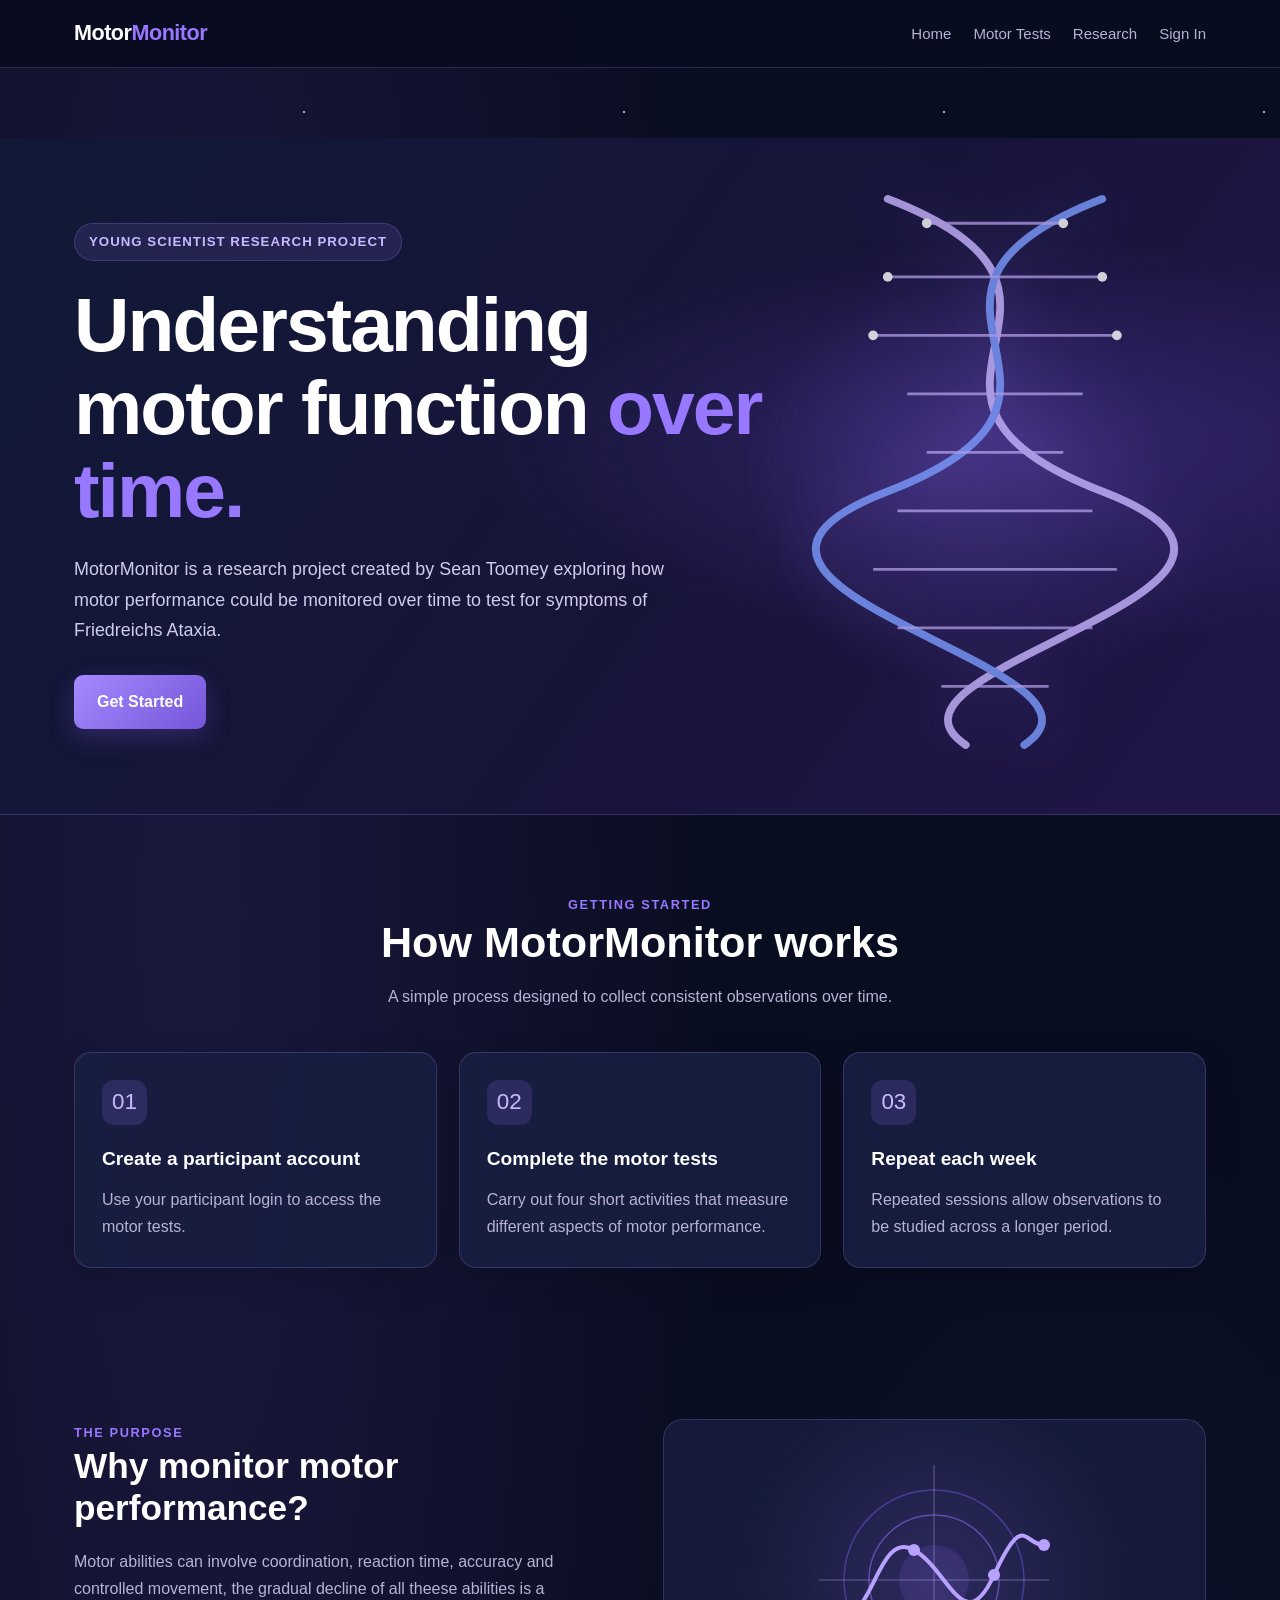
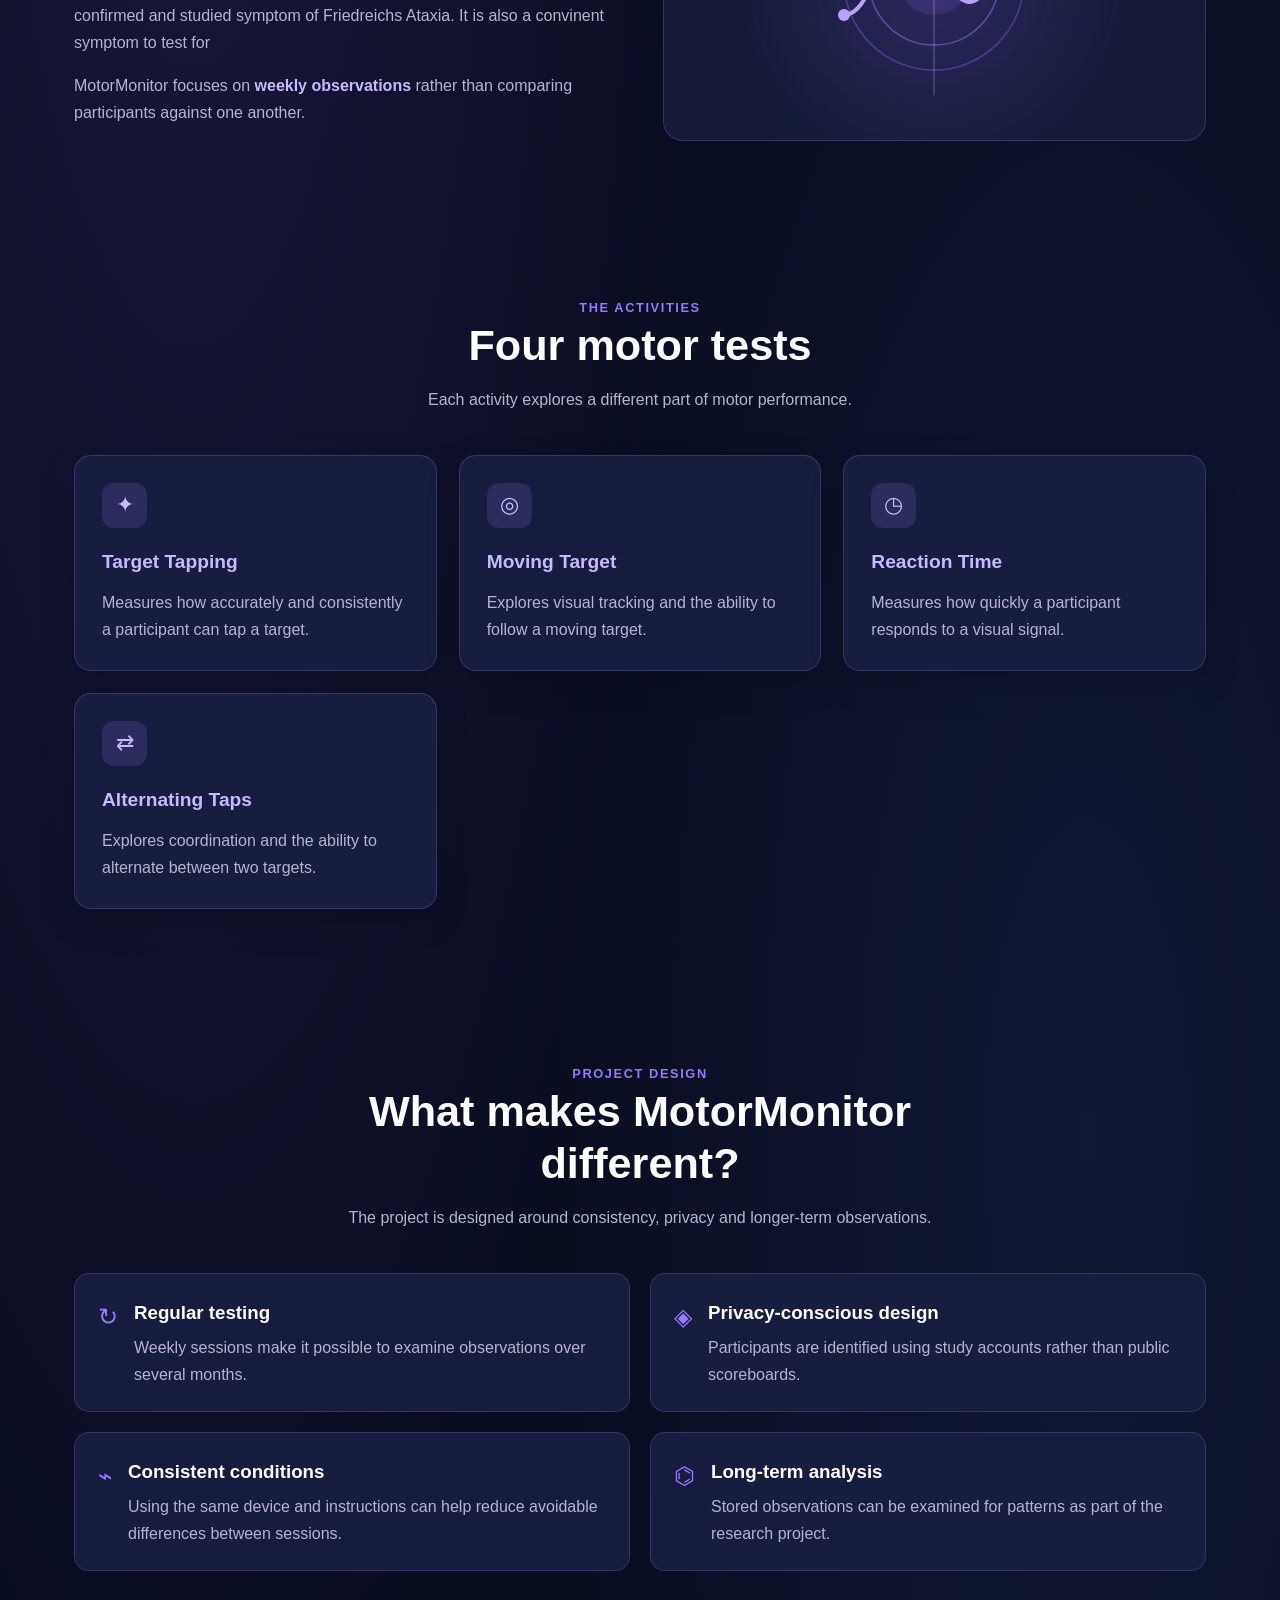
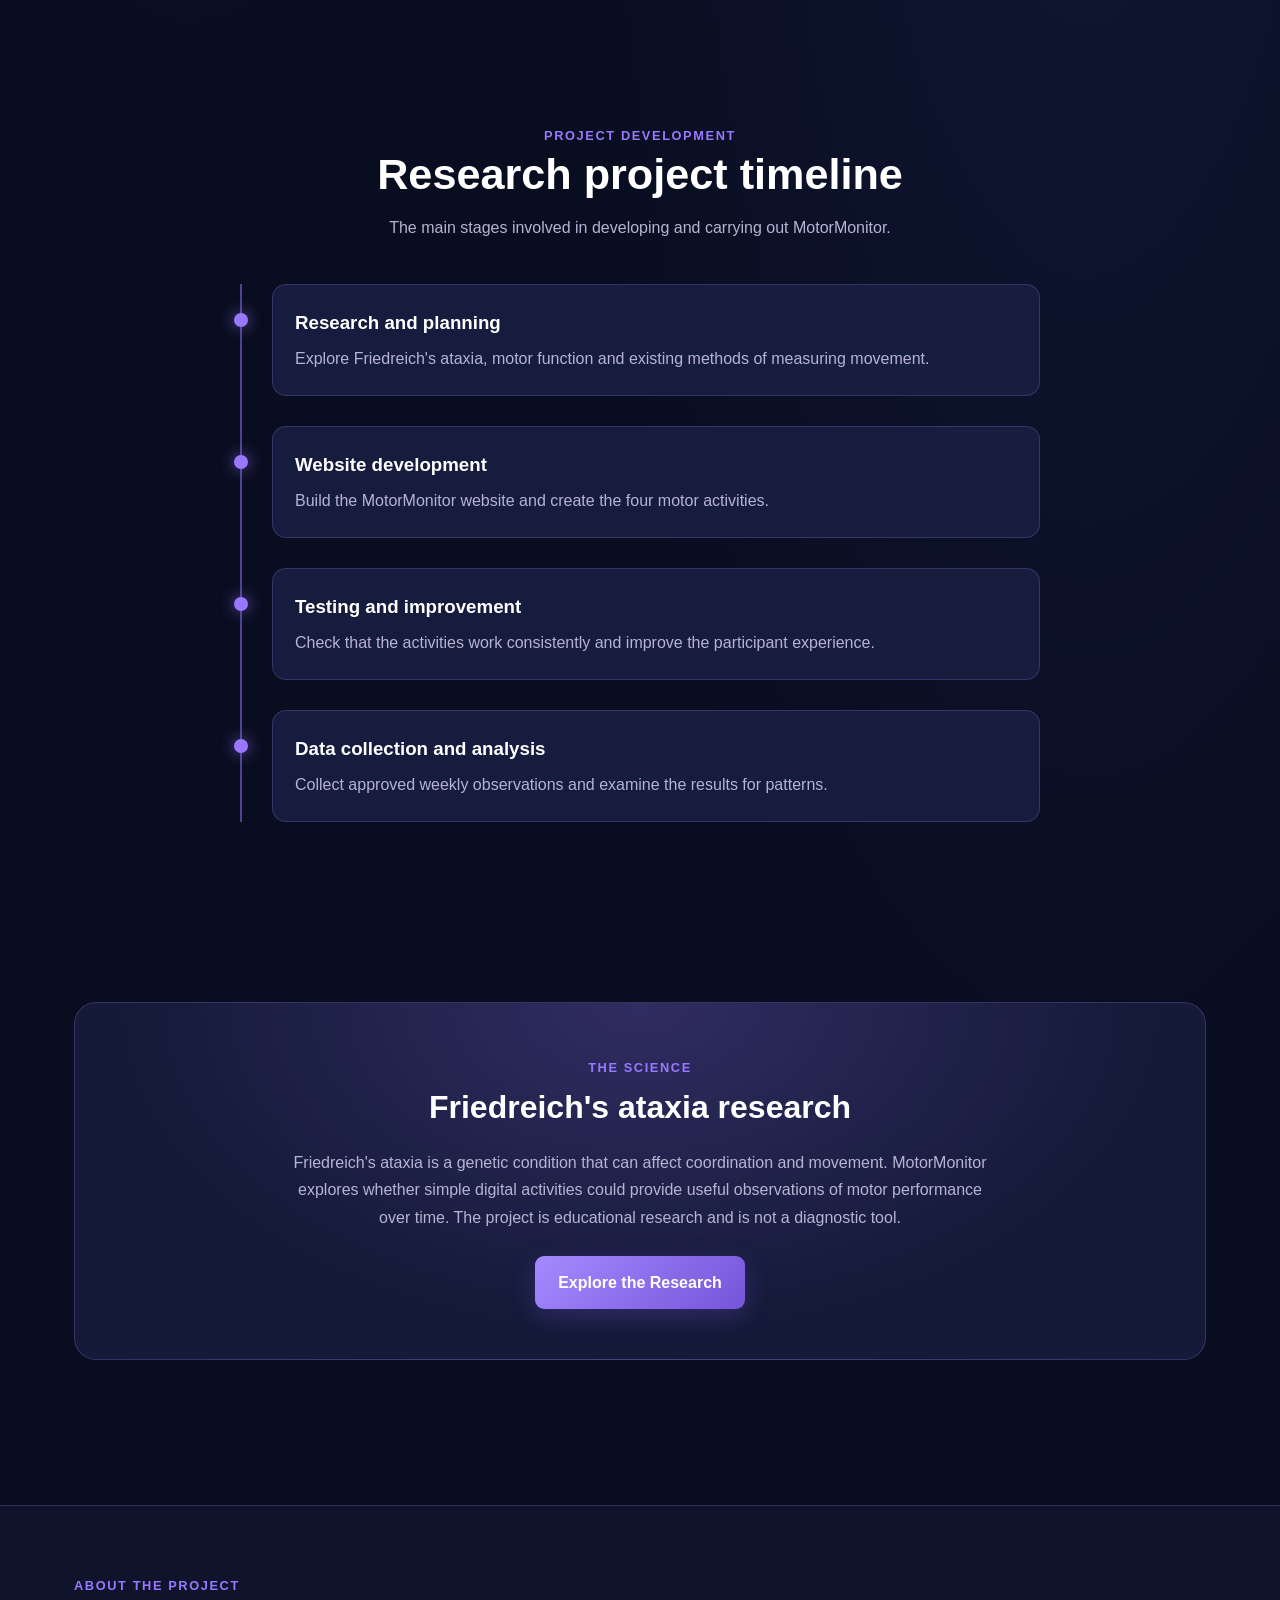
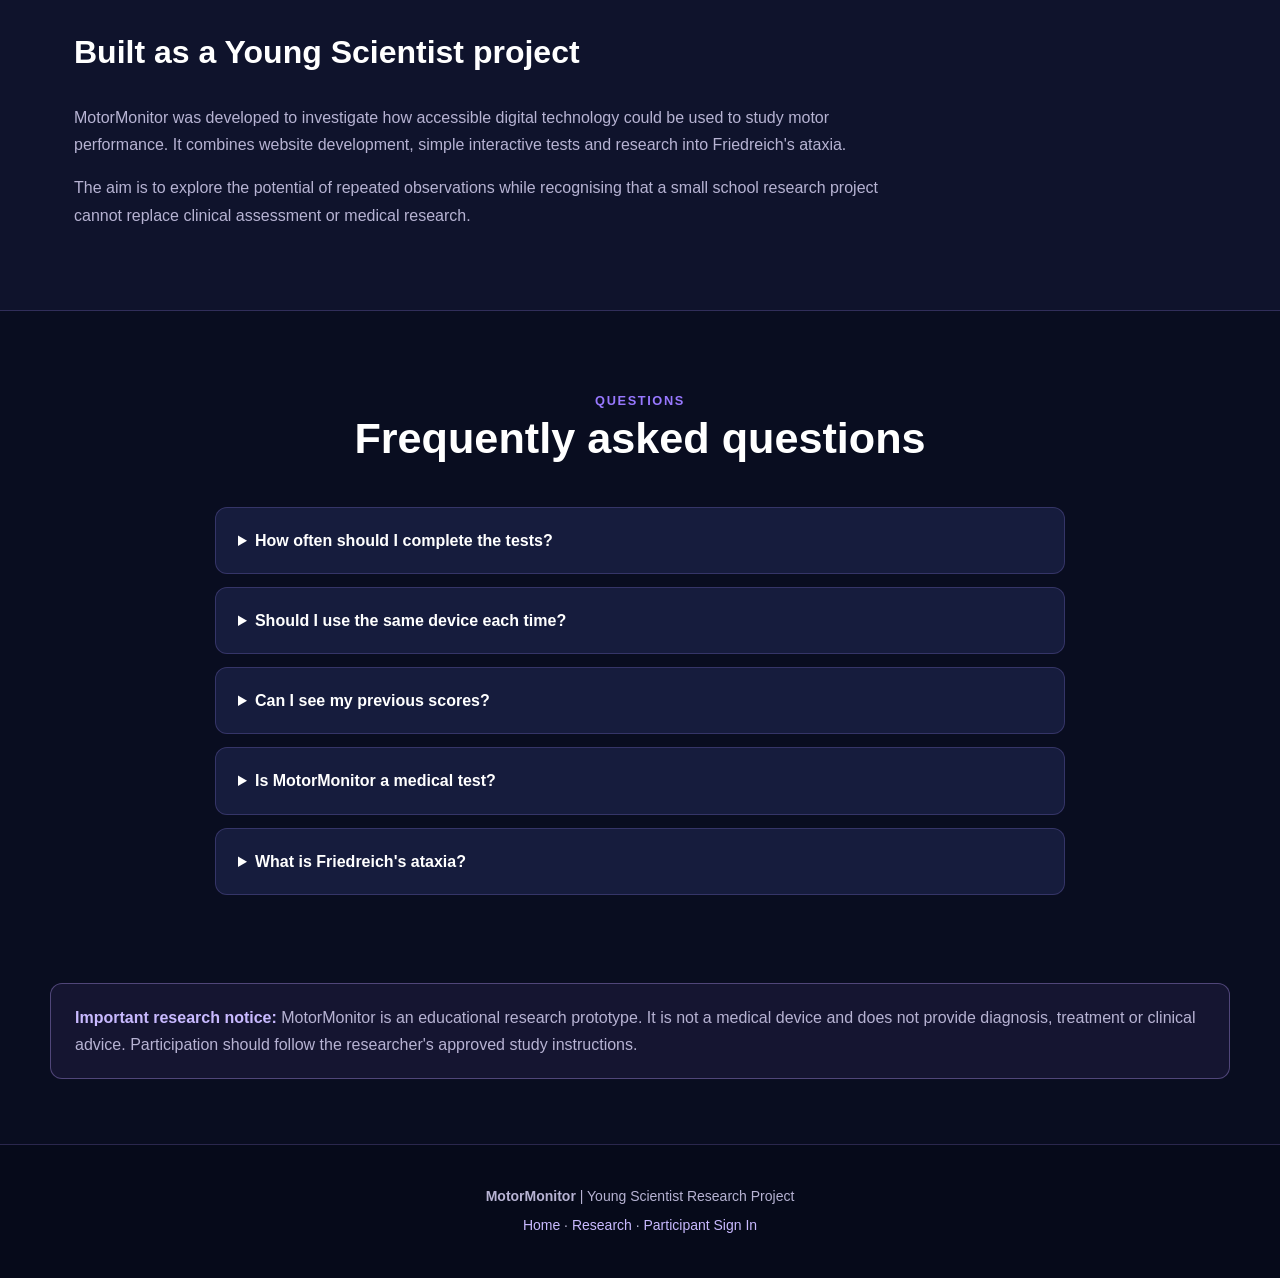
<file: index.html>
<!DOCTYPE html>
<html lang="en">
<head>
    <meta charset="UTF-8">
    <meta name="viewport" content="width=device-width, initial-scale=1.0">
    <meta name="description" content="MotorMonitor is a Young Scientist research project created by Seán Toomey exploring motor function over time in relation to Friedreich's ataxia.">
    <title>MotorMonitor | Motor Function Research</title>

    <link rel="stylesheet" href="style.css">

    <style>
        :root {
            --mm-navy: #090d20;
            --mm-deep: #101631;
            --mm-card: rgba(25, 31, 65, 0.88);
            --mm-purple: #9878ff;
            --mm-light-purple: #c9baff;
            --mm-text: #f0edff;
            --mm-muted: #b7b3d3;
            --mm-border: rgba(169, 143, 255, 0.22);
        }

        * {
            box-sizing: border-box;
        }

        html {
            scroll-behavior: smooth;
        }

        body {
            margin: 0;
            background:
                radial-gradient(ellipse at 15% 15%, rgba(103, 70, 190, 0.19), transparent 35%),
                radial-gradient(ellipse at 85% 45%, rgba(56, 85, 170, 0.15), transparent 35%),
                var(--mm-navy);
            color: var(--mm-text);
            font-family: Arial, Helvetica, sans-serif;
            line-height: 1.7;
        }

        body::before {
            content: "";
            position: fixed;
            inset: 0;
            pointer-events: none;
            z-index: -1;
            opacity: 0.65;
            background-image:
                radial-gradient(2px 2px at 10% 20%, #ffffff 45%, transparent 55%),
                radial-gradient(1px 1px at 30% 70%, #c9baff 45%, transparent 55%),
                radial-gradient(2px 2px at 70% 15%, #ffffff 45%, transparent 55%),
                radial-gradient(1px 1px at 85% 80%, #c9baff 45%, transparent 55%),
                radial-gradient(1px 1px at 55% 45%, #ffffff 45%, transparent 55%),
                radial-gradient(2px 2px at 95% 35%, #ffffff 45%, transparent 55%);
            background-size: 320px 320px;
        }

        a {
            color: var(--mm-light-purple);
        }

        .mm-header {
            position: sticky;
            top: 0;
            z-index: 100;
            background: rgba(9, 13, 32, 0.92);
            backdrop-filter: blur(14px);
            border-bottom: 1px solid var(--mm-border);
        }

        .mm-nav {
            max-width: 1180px;
            margin: auto;
            padding: 15px 24px;
            display: flex;
            align-items: center;
            justify-content: space-between;
            gap: 20px;
            flex-wrap: wrap;
        }

        .mm-logo {
            color: white;
            text-decoration: none;
            font-size: 1.35rem;
            font-weight: 800;
            letter-spacing: -0.5px;
        }

        .mm-logo span {
            color: var(--mm-purple);
        }

        .mm-nav-links {
            display: flex;
            gap: 22px;
            flex-wrap: wrap;
        }

        .mm-nav-links a {
            color: var(--mm-muted);
            text-decoration: none;
            font-size: 0.94rem;
            transition: color 0.2s ease;
        }

        .mm-nav-links a:hover {
            color: white;
        }

        main {
            max-width: none !important;
            width: 100%;
            margin: 0;
            padding: 0;
        }

        .mm-hero {
            position: relative;
            overflow: hidden;
            min-height: 570px;
            display: flex;
            align-items: center;
            background:
                radial-gradient(ellipse at 80% 45%, rgba(120, 82, 220, 0.28), transparent 38%),
                linear-gradient(125deg, #111936 0%, #17143a 55%, #21164a 100%);
            border-bottom: 1px solid var(--mm-border);
        }

        .mm-hero::before {
            content: "";
            position: absolute;
            width: 440px;
            height: 440px;
            right: 8%;
            top: 50%;
            transform: translateY(-50%);
            border-radius: 50%;
            background: radial-gradient(circle, rgba(147, 111, 255, 0.18), transparent 68%);
            filter: blur(10px);
        }

        .mm-hero-inner {
            position: relative;
            z-index: 2;
            width: 100%;
            max-width: 1180px;
            margin: auto;
            padding: 85px 24px;
        }

        .mm-hero-content {
            max-width: 690px;
        }

        .mm-eyebrow {
            display: inline-block;
            color: var(--mm-light-purple);
            background: rgba(152, 120, 255, 0.13);
            border: 1px solid var(--mm-border);
            padding: 7px 14px;
            border-radius: 30px;
            font-size: 0.83rem;
            font-weight: 700;
            letter-spacing: 1px;
            text-transform: uppercase;
        }

        .mm-hero h1 {
            font-size: clamp(2.7rem, 6vw, 4.8rem);
            line-height: 1.08;
            margin: 22px 0;
            color: white;
            letter-spacing: -2px;
        }

        .mm-hero h1 span {
            color: var(--mm-purple);
        }

        .mm-hero p {
            color: #d0cce9;
            font-size: 1.12rem;
            max-width: 620px;
            margin-bottom: 30px;
        }

        .mm-hero-art {
            position: absolute;
            right: 7%;
            top: 50%;
            transform: translateY(-50%);
            width: min(34vw, 390px);
            opacity: 0.8;
            filter: drop-shadow(0 0 28px rgba(152, 120, 255, 0.35));
            pointer-events: none;
        }

        .mm-hero-art svg {
            width: 100%;
            height: auto;
        }

        .mm-button {
            display: inline-block;
            padding: 13px 23px;
            border-radius: 9px;
            background: linear-gradient(135deg, #a48aff, #7555d9);
            color: white;
            text-decoration: none;
            font-weight: 700;
            box-shadow: 0 8px 25px rgba(116, 81, 217, 0.28);
            transition: transform 0.2s ease, box-shadow 0.2s ease;
        }

        .mm-button:hover {
            transform: translateY(-3px);
            box-shadow: 0 12px 30px rgba(116, 81, 217, 0.4);
        }

        .mm-section {
            max-width: 1180px;
            margin: auto;
            padding: 75px 24px;
        }

        .mm-section-heading {
            text-align: center;
            max-width: 750px;
            margin: 0 auto 42px;
        }

        .mm-section-heading h2 {
            color: white;
            font-size: clamp(1.9rem, 4vw, 2.7rem);
            line-height: 1.2;
            margin: 0 0 14px;
        }

        .mm-section-heading p {
            color: var(--mm-muted);
            margin: 0;
        }

        .mm-section-tag {
            color: var(--mm-purple);
            font-size: 0.8rem;
            font-weight: 800;
            letter-spacing: 1.6px;
            text-transform: uppercase;
        }

        .mm-card-grid {
            display: grid;
            grid-template-columns: repeat(3, minmax(0, 1fr));
            gap: 22px;
        }

        .mm-card {
            background: var(--mm-card);
            border: 1px solid var(--mm-border);
            border-radius: 17px;
            padding: 27px;
            box-shadow: 0 12px 35px rgba(0, 0, 0, 0.15);
            transition: transform 0.25s ease, border-color 0.25s ease;
        }

        .mm-card:hover {
            transform: translateY(-5px);
            border-color: rgba(169, 143, 255, 0.55);
        }

        .mm-card h3 {
            color: white;
            margin: 0 0 10px;
            font-size: 1.2rem;
        }

        .mm-card p {
            color: var(--mm-muted);
            margin: 0;
        }

        .mm-card-icon {
            width: 45px;
            height: 45px;
            display: grid;
            place-items: center;
            border-radius: 12px;
            margin-bottom: 18px;
            background: rgba(152, 120, 255, 0.16);
            color: var(--mm-light-purple);
            font-size: 1.4rem;
        }

        .mm-two-column {
            display: grid;
            grid-template-columns: 1fr 1fr;
            align-items: center;
            gap: 45px;
        }

        .mm-text-panel h2 {
            color: white;
            font-size: 2.2rem;
            line-height: 1.2;
            margin: 0 0 18px;
        }

        .mm-text-panel p {
            color: var(--mm-muted);
        }

        .mm-highlight {
            color: var(--mm-light-purple);
            font-weight: 700;
        }

        .mm-science-panel {
            position: relative;
            overflow: hidden;
            min-height: 300px;
            padding: 30px;
            display: flex;
            align-items: center;
            justify-content: center;
            border: 1px solid var(--mm-border);
            border-radius: 20px;
            background:
                radial-gradient(circle at 50% 50%, rgba(135, 95, 230, 0.22), transparent 65%),
                #141a38;
        }

        .mm-science-panel svg {
            width: 100%;
            max-width: 360px;
        }

        .mm-test-card {
            min-height: 190px;
        }

        .mm-test-card h3 {
            color: var(--mm-light-purple);
        }

        .mm-feature-grid {
            display: grid;
            grid-template-columns: repeat(2, minmax(0, 1fr));
            gap: 20px;
        }

        .mm-feature {
            display: flex;
            gap: 16px;
            padding: 23px;
            background: var(--mm-card);
            border: 1px solid var(--mm-border);
            border-radius: 15px;
        }

        .mm-feature-icon {
            flex-shrink: 0;
            color: var(--mm-purple);
            font-size: 1.5rem;
        }

        .mm-feature h3 {
            color: white;
            margin: 0 0 5px;
        }

        .mm-feature p {
            color: var(--mm-muted);
            margin: 0;
        }

        .mm-timeline {
            max-width: 800px;
            margin: auto;
            border-left: 2px solid rgba(152, 120, 255, 0.5);
            padding-left: 30px;
        }

        .mm-timeline-item {
            position: relative;
            margin-bottom: 30px;
            padding: 22px;
            background: var(--mm-card);
            border: 1px solid var(--mm-border);
            border-radius: 14px;
        }

        .mm-timeline-item::before {
            content: "";
            position: absolute;
            left: -39px;
            top: 28px;
            width: 14px;
            height: 14px;
            border-radius: 50%;
            background: var(--mm-purple);
            box-shadow: 0 0 15px rgba(152, 120, 255, 0.7);
        }

        .mm-timeline-item h3 {
            color: white;
            margin: 0 0 7px;
        }

        .mm-timeline-item p {
            color: var(--mm-muted);
            margin: 0;
        }

        .mm-research-panel {
            padding: 50px;
            text-align: center;
            border: 1px solid var(--mm-border);
            border-radius: 22px;
            background:
                radial-gradient(ellipse at 50% 0%, rgba(139, 103, 230, 0.24), transparent 65%),
                #141a38;
        }

        .mm-research-panel h2 {
            color: white;
            font-size: 2rem;
            margin: 0 0 15px;
        }

        .mm-research-panel p {
            max-width: 700px;
            margin: 0 auto 25px;
            color: var(--mm-muted);
        }

        .mm-about {
            background: rgba(21, 26, 55, 0.55);
            border-top: 1px solid var(--mm-border);
            border-bottom: 1px solid var(--mm-border);
        }

        .mm-about-inner {
            max-width: 1180px;
            margin: auto;
            padding: 65px 24px;
        }

        .mm-about h2 {
            color: white;
            font-size: 2rem;
        }

        .mm-about p {
            color: var(--mm-muted);
            max-width: 850px;
        }

        .mm-faq {
            max-width: 850px;
            margin: auto;
        }

        .mm-faq details {
            margin-bottom: 13px;
            padding: 19px 22px;
            background: var(--mm-card);
            border: 1px solid var(--mm-border);
            border-radius: 12px;
        }

        .mm-faq summary {
            color: white;
            cursor: pointer;
            font-weight: 700;
        }

        .mm-faq details p {
            color: var(--mm-muted);
            margin-bottom: 0;
        }

        .mm-notice {
            max-width: 1180px;
            margin: 0 auto 65px;
            padding: 20px 24px;
            border: 1px solid rgba(190, 160, 255, 0.35);
            border-radius: 12px;
            background: rgba(107, 78, 170, 0.13);
            color: var(--mm-muted);
        }

        .mm-notice strong {
            color: var(--mm-light-purple);
        }

        .mm-footer {
            padding: 35px 24px;
            text-align: center;
            border-top: 1px solid var(--mm-border);
            background: rgba(7, 10, 25, 0.8);
            color: var(--mm-muted);
        }

        .mm-footer a {
            color: var(--mm-light-purple);
            text-decoration: none;
        }

        @media (max-width: 850px) {
            .mm-hero-art {
                right: -5%;
                width: 35vw;
                opacity: 0.3;
            }

            .mm-card-grid {
                grid-template-columns: repeat(2, minmax(0, 1fr));
            }

            .mm-two-column {
                grid-template-columns: 1fr;
            }
        }

        @media (max-width: 600px) {
            .mm-nav {
                justify-content: center;
            }

            .mm-nav-links {
                justify-content: center;
                gap: 13px;
            }

            .mm-hero {
                min-height: 500px;
            }

            .mm-hero-art {
                width: 65vw;
                right: -20%;
                opacity: 0.18;
            }

            .mm-hero-inner {
                padding: 65px 22px;
            }

            .mm-card-grid,
            .mm-feature-grid {
                grid-template-columns: 1fr;
            }

            .mm-section {
                padding: 55px 20px;
            }

            .mm-research-panel {
                padding: 30px 20px;
            }

            .mm-notice {
                margin: 0 20px 45px;
            }
        }

        @media (prefers-reduced-motion: reduce) {
            html {
                scroll-behavior: auto;
            }

            *,
            *::before,
            *::after {
                transition: none !important;
            }
        }
    </style>
</head>

<body>

<header class="mm-header">
    <nav class="mm-nav">
        <a href="index.html" class="mm-logo">Motor<span>Monitor</span></a>

        <div class="mm-nav-links">
            <a href="index.html">Home</a>
            <a href="test.html">Motor Tests</a>
            <a href="research.html">Research</a>
            <a href="signin.html">Sign In</a>
        </div>
    </nav>
</header>

<main>

    <!-- HERO -->
    <section class="mm-hero">
        <div class="mm-hero-art" aria-hidden="true">
            <svg viewBox="0 0 400 600" fill="none" xmlns="http://www.w3.org/2000/svg">
                <defs>
                    <linearGradient id="dnaA" x1="0" y1="0" x2="400" y2="600">
                        <stop stop-color="#c8b5ff"/>
                        <stop offset="1" stop-color="#7955e8"/>
                    </linearGradient>
                </defs>
                <path d="M90 20 C350 120 50 220 310 320 C570 420 50 500 170 580"
                      stroke="url(#dnaA)" stroke-width="8" stroke-linecap="round"/>
                <path d="M310 20 C50 120 350 220 90 320 C-170 420 350 500 230 580"
                      stroke="#7c9cff" stroke-width="8" stroke-linecap="round"/>
                <g stroke="#c8b5ff" stroke-width="3" opacity="0.8">
                    <path d="M130 45 L270 45"/>
                    <path d="M90 100 L310 100"/>
                    <path d="M75 160 L325 160"/>
                    <path d="M110 220 L290 220"/>
                    <path d="M130 280 L270 280"/>
                    <path d="M100 340 L300 340"/>
                    <path d="M75 400 L325 400"/>
                    <path d="M100 460 L300 460"/>
                    <path d="M145 520 L255 520"/>
                </g>
                <g fill="#ffffff">
                    <circle cx="130" cy="45" r="5"/>
                    <circle cx="270" cy="45" r="5"/>
                    <circle cx="90" cy="100" r="5"/>
                    <circle cx="310" cy="100" r="5"/>
                    <circle cx="75" cy="160" r="5"/>
                    <circle cx="325" cy="160" r="5"/>
                </g>
            </svg>
        </div>

        <div class="mm-hero-inner">
            <div class="mm-hero-content">
                <span class="mm-eyebrow">Young Scientist Research Project</span>

                <h1>Understanding motor function <span>over time.</span></h1>

                <p>
                    MotorMonitor is a research project created by Sean Toomey exploring how motor performance
                    could be monitored over time to test for symptoms of Friedreichs Ataxia.
                </p>

                <a href="profile.html" class="mm-button">Get Started</a>
            </div>
        </div>
    </section>

    <!-- HOW IT WORKS -->
    <section class="mm-section">
        <div class="mm-section-heading">
            <span class="mm-section-tag">Getting started</span>
            <h2>How MotorMonitor works</h2>
            <p>A simple process designed to collect consistent observations over time.</p>
        </div>

        <div class="mm-card-grid">
            <article class="mm-card mm-process-card">
                <div class="mm-card-icon">01</div>
                <h3>Create a participant account</h3>
                <p>Use your participant login to access the motor tests.</p>
            </article>

            <article class="mm-card mm-process-card">
                <div class="mm-card-icon">02</div>
                <h3>Complete the motor tests</h3>
                <p>Carry out four short activities that measure different aspects of motor performance.</p>
            </article>

            <article class="mm-card mm-process-card">
                <div class="mm-card-icon">03</div>
                <h3>Repeat each week</h3>
                <p>Repeated sessions allow observations to be studied across a longer period.</p>
            </article>
        </div>
    </section>

    <!-- WHY MONITOR -->
    <section class="mm-section">
        <div class="mm-two-column">
            <div class="mm-text-panel">
                <span class="mm-section-tag">The purpose</span>
                <h2>Why monitor motor performance?</h2>
                <p>
                    Motor abilities can involve coordination, reaction time,
                    accuracy and controlled movement, the gradual decline
                    of all theese abilities is a confirmed and studied symptom
                    of Friedreichs Ataxia. It is also a convinent symptom to 
                    test for
                </p>
                <p>
                    MotorMonitor focuses on <span class="mm-highlight">weekly observations</span>
                    rather than comparing participants against one another.
                </p>
            </div>

            <div class="mm-science-panel" aria-hidden="true">
                <svg viewBox="0 0 360 260" fill="none" xmlns="http://www.w3.org/2000/svg">
                    <circle cx="180" cy="130" r="90" stroke="#7057d9" stroke-width="1.5" opacity="0.5"/>
                    <circle cx="180" cy="130" r="65" stroke="#9878ff" stroke-width="1.5" opacity="0.5"/>
                    <circle cx="180" cy="130" r="35" fill="#9878ff" opacity="0.13"/>
                    <path d="M65 130 H295 M180 15 V245" stroke="#c9baff" stroke-width="1" opacity="0.4"/>
                    <path d="M90 165 C120 165 125 80 160 100 S210 190 240 125 S270 95 290 95"
                          stroke="#b9a2ff" stroke-width="4" stroke-linecap="round"/>
                    <circle cx="90" cy="165" r="6" fill="#b9a2ff"/>
                    <circle cx="160" cy="100" r="6" fill="#b9a2ff"/>
                    <circle cx="240" cy="125" r="6" fill="#b9a2ff"/>
                    <circle cx="290" cy="95" r="6" fill="#b9a2ff"/>
                </svg>
            </div>
        </div>
    </section>

    <!-- TESTS -->
    <section class="mm-section">
        <div class="mm-section-heading">
            <span class="mm-section-tag">The activities</span>
            <h2>Four motor tests</h2>
            <p>Each activity explores a different part of motor performance.</p>
        </div>

        <div class="mm-card-grid">
            <article class="mm-card mm-test-card">
                <div class="mm-card-icon">✦</div>
                <h3>Target Tapping</h3>
                <p>Measures how accurately and consistently a participant can tap a target.</p>
            </article>

            <article class="mm-card mm-test-card">
                <div class="mm-card-icon">◎</div>
                <h3>Moving Target</h3>
                <p>Explores visual tracking and the ability to follow a moving target.</p>
            </article>

            <article class="mm-card mm-test-card">
                <div class="mm-card-icon">◷</div>
                <h3>Reaction Time</h3>
                <p>Measures how quickly a participant responds to a visual signal.</p>
            </article>

            <article class="mm-card mm-test-card">
                <div class="mm-card-icon">⇄</div>
                <h3>Alternating Taps</h3>
                <p>Explores coordination and the ability to alternate between two targets.</p>
            </article>
        </div>
    </section>

    <!-- DIFFERENT FEATURES -->
    <section class="mm-section">
        <div class="mm-section-heading">
            <span class="mm-section-tag">Project design</span>
            <h2>What makes MotorMonitor different?</h2>
            <p>The project is designed around consistency, privacy and longer-term observations.</p>
        </div>

        <div class="mm-feature-grid">
            <div class="mm-feature">
                <div class="mm-feature-icon">↻</div>
                <div>
                    <h3>Regular testing</h3>
                    <p>Weekly sessions make it possible to examine observations over several months.</p>
                </div>
            </div>

            <div class="mm-feature">
                <div class="mm-feature-icon">◈</div>
                <div>
                    <h3>Privacy-conscious design</h3>
                    <p>Participants are identified using study accounts rather than public scoreboards.</p>
                </div>
            </div>

            <div class="mm-feature">
                <div class="mm-feature-icon">⌁</div>
                <div>
                    <h3>Consistent conditions</h3>
                    <p>Using the same device and instructions can help reduce avoidable differences between sessions.</p>
                </div>
            </div>

            <div class="mm-feature">
                <div class="mm-feature-icon">⌬</div>
                <div>
                    <h3>Long-term analysis</h3>
                    <p>Stored observations can be examined for patterns as part of the research project.</p>
                </div>
            </div>
        </div>
    </section>

    <!-- TIMELINE -->
    <section class="mm-section">
        <div class="mm-section-heading">
            <span class="mm-section-tag">Project development</span>
            <h2>Research project timeline</h2>
            <p>The main stages involved in developing and carrying out MotorMonitor.</p>
        </div>

        <div class="mm-timeline">
            <article class="mm-timeline-item">
                <h3>Research and planning</h3>
                <p>Explore Friedreich's ataxia, motor function and existing methods of measuring movement.</p>
            </article>

            <article class="mm-timeline-item">
                <h3>Website development</h3>
                <p>Build the MotorMonitor website and create the four motor activities.</p>
            </article>

            <article class="mm-timeline-item">
                <h3>Testing and improvement</h3>
                <p>Check that the activities work consistently and improve the participant experience.</p>
            </article>

            <article class="mm-timeline-item">
                <h3>Data collection and analysis</h3>
                <p>Collect approved weekly observations and examine the results for patterns.</p>
            </article>
        </div>
    </section>

    <!-- RESEARCH -->
    <section class="mm-section">
        <div class="mm-research-panel">
            <span class="mm-section-tag">The science</span>
            <h2>Friedreich's ataxia research</h2>
            <p>
                Friedreich's ataxia is a genetic condition that can affect
                coordination and movement. MotorMonitor explores whether
                simple digital activities could provide useful observations
                of motor performance over time. The project is educational
                research and is not a diagnostic tool.
            </p>
            <a href="research.html" class="mm-button">Explore the Research</a>
        </div>
    </section>

    <!-- ABOUT -->
    <section class="mm-about">
        <div class="mm-about-inner">
            <span class="mm-section-tag">About the project</span>
            <h2>Built as a Young Scientist project</h2>
            <p>
                MotorMonitor was developed to investigate how accessible
                digital technology could be used to study motor performance.
                It combines website development, simple interactive tests
                and research into Friedreich's ataxia.
            </p>
            <p>
                The aim is to explore the potential of repeated observations
                while recognising that a small school research project
                cannot replace clinical assessment or medical research.
            </p>
        </div>
    </section>

    <!-- FAQ -->
    <section class="mm-section">
        <div class="mm-section-heading">
            <span class="mm-section-tag">Questions</span>
            <h2>Frequently asked questions</h2>
        </div>

        <div class="mm-faq">
            <details>
                <summary>How often should I complete the tests?</summary>
                <p>The project is designed around weekly testing sessions, following the instructions provided by the researcher.</p>
            </details>

            <details>
                <summary>Should I use the same device each time?</summary>
                <p>Yes. Using the same device and keeping the conditions as consistent as possible can help make weekly observations more comparable.</p>
            </details>

            <details>
                <summary>Can I see my previous scores?</summary>
                <p>Previous scores are not displayed to participants. This helps avoid pressure to improve or beat an earlier result.</p>
            </details>

            <details>
                <summary>Is MotorMonitor a medical test?</summary>
                <p>No. MotorMonitor is a school research prototype and cannot diagnose, monitor or treat a medical condition.</p>
            </details>

            <details>
                <summary>What is Friedreich's ataxia?</summary>
                <p>Friedreich's ataxia is an inherited condition associated with changes in the FXN gene. It can affect the nervous system and coordination.</p>
            </details>
        </div>
    </section>

    <!-- NOTICE -->
    <div class="mm-notice">
        <strong>Important research notice:</strong>
        MotorMonitor is an educational research prototype. It is not a medical
        device and does not provide diagnosis, treatment or clinical advice.
        Participation should follow the researcher's approved study instructions.
    </div>

</main>

<footer class="mm-footer">
    <p><strong>MotorMonitor</strong> | Young Scientist Research Project</p>
    <p>
        <a href="index.html">Home</a> ·
        <a href="research.html">Research</a> ·
        <a href="signin.html">Participant Sign In</a>
    </p>
</footer>

</body>
</html>
</file>
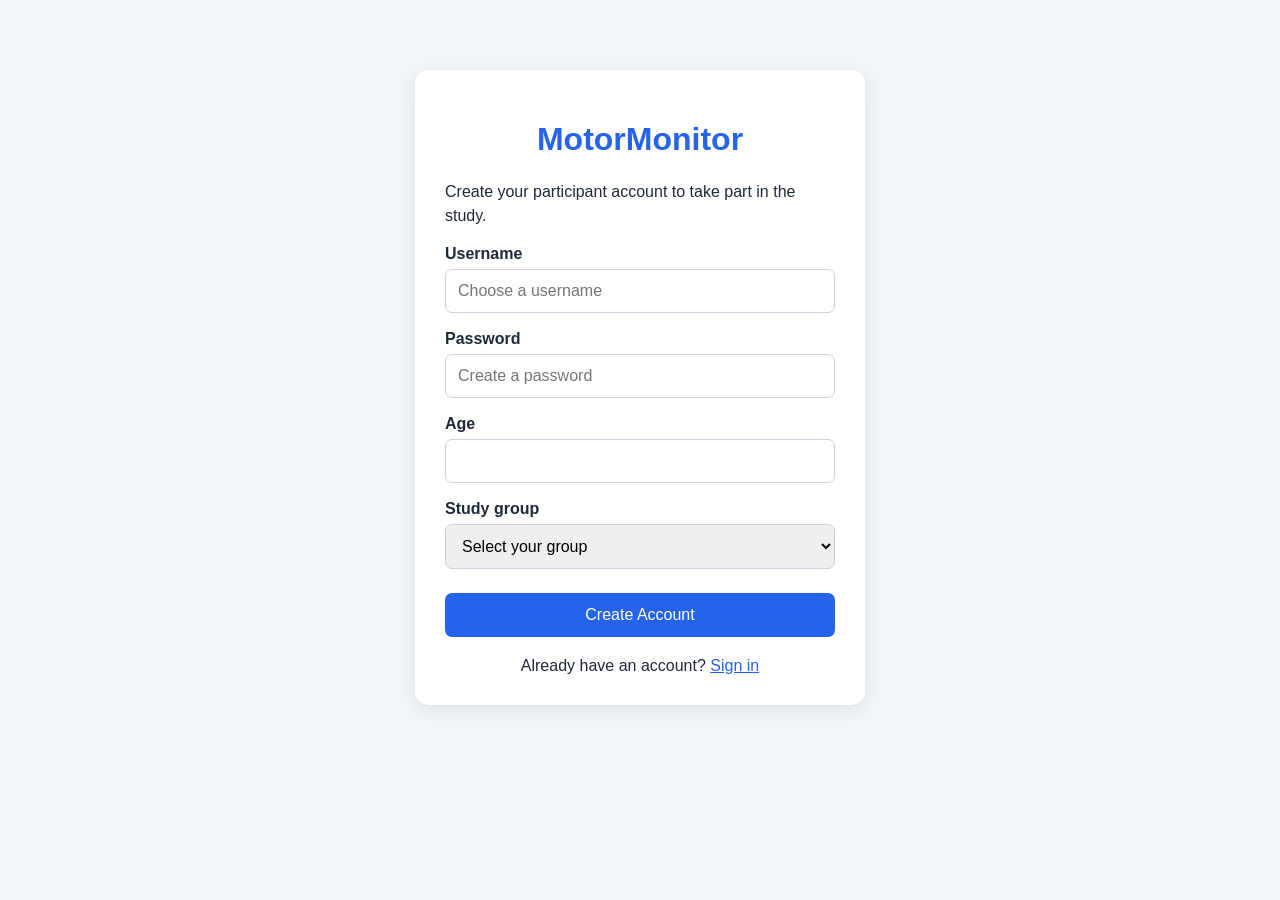
<file: profile.html>
<!DOCTYPE html>
<html lang="en">
<head>
<meta charset="UTF-8">
<meta name="viewport" content="width=device-width, initial-scale=1.0">
<title>MotorMonitor - Create Account</title>

<style>
* { box-sizing: border-box; }

body {
    margin: 0;
    padding: 30px 15px;
    font-family: Arial, sans-serif;
    background: #f1f5f9;
    color: #1e293b;
}

.container {
    max-width: 450px;
    margin: 40px auto;
    padding: 30px;
    background: white;
    border-radius: 14px;
    box-shadow: 0 4px 18px rgba(0,0,0,0.08);
}

h1 {
    text-align: center;
    color: #2563eb;
}

p { line-height: 1.5; }

label {
    display: block;
    margin-top: 17px;
    margin-bottom: 6px;
    font-weight: bold;
}

input, select {
    width: 100%;
    padding: 12px;
    border: 1px solid #cbd5e1;
    border-radius: 7px;
    font-size: 16px;
}

button {
    width: 100%;
    margin-top: 24px;
    padding: 13px;
    border: none;
    border-radius: 7px;
    background: #2563eb;
    color: white;
    font-size: 16px;
    cursor: pointer;
}

button:disabled {
    background: #94a3b8;
    cursor: not-allowed;
}

.message {
    margin-top: 18px;
    padding: 12px;
    border-radius: 7px;
    display: none;
    line-height: 1.5;
}

.error {
    background: #fee2e2;
    color: #991b1b;
}

.link {
    text-align: center;
    margin-top: 20px;
}

.link a { color: #2563eb; }

#success-screen {
    display: none;
    text-align: center;
}

.participant-number {
    font-size: 24px;
    font-weight: bold;
    color: #2563eb;
    margin: 20px 0;
}
</style>
</head>

<body>

<div class="container">

    <div id="registration-screen">

        <h1>MotorMonitor</h1>
        <p>Create your participant account to take part in the study.</p>

        <form id="registration-form">

            <label for="account-name">Username</label>
            <input
                type="text"
                id="account-name"
                placeholder="Choose a username"
                required
                autocomplete="username"
            >

            <label for="password">Password</label>
            <input
                type="password"
                id="password"
                placeholder="Create a password"
                required
                minlength="10"
                maxlength="72"
                autocomplete="new-password"
            >

            <label for="age">Age</label>
            <input
                type="number"
                id="age"
                min="12"
                max="18"
                required
            >

            <label for="study-group">Study group</label>
            <select id="study-group" required>
                <option value="">Select your group</option>
                <option value="FRDA">FRDA</option>
                <option value="Control">Control</option>
            </select>

            <button type="submit" id="register-button">
                Create Account
            </button>

        </form>

        <div id="error-message" class="message error"></div>

        <div class="link">
            Already have an account?
            <a href="signin.html">Sign in</a>
        </div>

    </div>

    <div id="success-screen">

        <h1>Account Created!</h1>
        <p>Your MotorMonitor participant account has been created.</p>
        <p>Your participant number is:</p>

        <div id="participant-number" class="participant-number"></div>

        <p>Keep this number for your study records.</p>

        <a href="signin.html">
            <button type="button">Continue to Sign In</button>
        </a>

    </div>

</div>

<script>

// SUPABASE SETTINGS

const SUPABASE_URL =
    "https://lihamiyfzlvfmmpcorlb.supabase.co";

const SUPABASE_PUBLISHABLE_KEY =
    "sb_publishable_6FLGvCfBrAmvQP9F6SbpFA_bzGdr8kd";


// ELEMENTS

const registrationForm =
    document.getElementById("registration-form");

const registerButton =
    document.getElementById("register-button");

const errorMessage =
    document.getElementById("error-message");


// ERROR MESSAGE

function showError(message) {
    errorMessage.textContent = message;
    errorMessage.style.display = "block";
}


// REGISTRATION

registrationForm.addEventListener("submit", async function(event) {

    event.preventDefault();

    errorMessage.style.display = "none";

    const username = document
        .getElementById("account-name")
        .value.trim();

    const password = document
        .getElementById("password")
        .value;

    const age = Number(
        document.getElementById("age").value
    );

    const studyGroup = document
        .getElementById("study-group").value;


    // VALIDATION

    const usernamePattern = /^[a-z][a-z0-9_]{2,23}$/;

    if (!usernamePattern.test(username)) {
        showError(
            "Username must start with a lowercase letter and contain only lowercase letters, numbers and underscores. Use 3–24 characters."
        );
        return;
    }

    if (password.length < 10 || password.length > 72) {
        showError(
            "Password must be between 10 and 72 characters."
        );
        return;
    }

    if (!Number.isInteger(age) || age < 12 || age > 18) {
        showError("Please enter an age between 12 and 18.");
        return;
    }

    if (!["FRDA", "Control"].includes(studyGroup)) {
        showError("Please select a study group.");
        return;
    }


    // CHECK SUPABASE SETTINGS

    if (
        !SUPABASE_URL.startsWith("https://") ||
        !SUPABASE_PUBLISHABLE_KEY.startsWith("sb_publishable_")
    ) {
        showError("Please check your Supabase connection settings.");
        return;
    }


    // SEND REGISTRATION REQUEST

    registerButton.disabled = true;
    registerButton.textContent = "Creating Account...";

    try {

        const response = await fetch(
            `${SUPABASE_URL}/functions/v1/sign-in-system`,
            {
                method: "POST",

                headers: {
                    "Content-Type": "application/json",
                    "apikey": SUPABASE_PUBLISHABLE_KEY,
                    "Authorization": `Bearer ${SUPABASE_PUBLISHABLE_KEY}`
                },

                body: JSON.stringify({
                    action: "register",
                    username: username,
                    password: password,
                    age: age,
                    study_group: studyGroup
                })
            }
        );

        const data = await response.json();

        if (!response.ok) {
            throw new Error(
                data.error || "Registration failed. Please try again."
            );
        }

        if (!data.participant_number) {
            throw new Error(
                "No participant number was returned. Check your Supabase function."
            );
        }


        // DISPLAY SUCCESS

        document.getElementById("registration-screen")
            .style.display = "none";

        document.getElementById("success-screen")
            .style.display = "block";

        document.getElementById("participant-number")
            .textContent = data.participant_number;

        registrationForm.reset();

    } catch (error) {

        showError(error.message);

    } finally {

        registerButton.disabled = false;
        registerButton.textContent = "Create Account";

    }

});

</script>

</body>
</html>
</file>
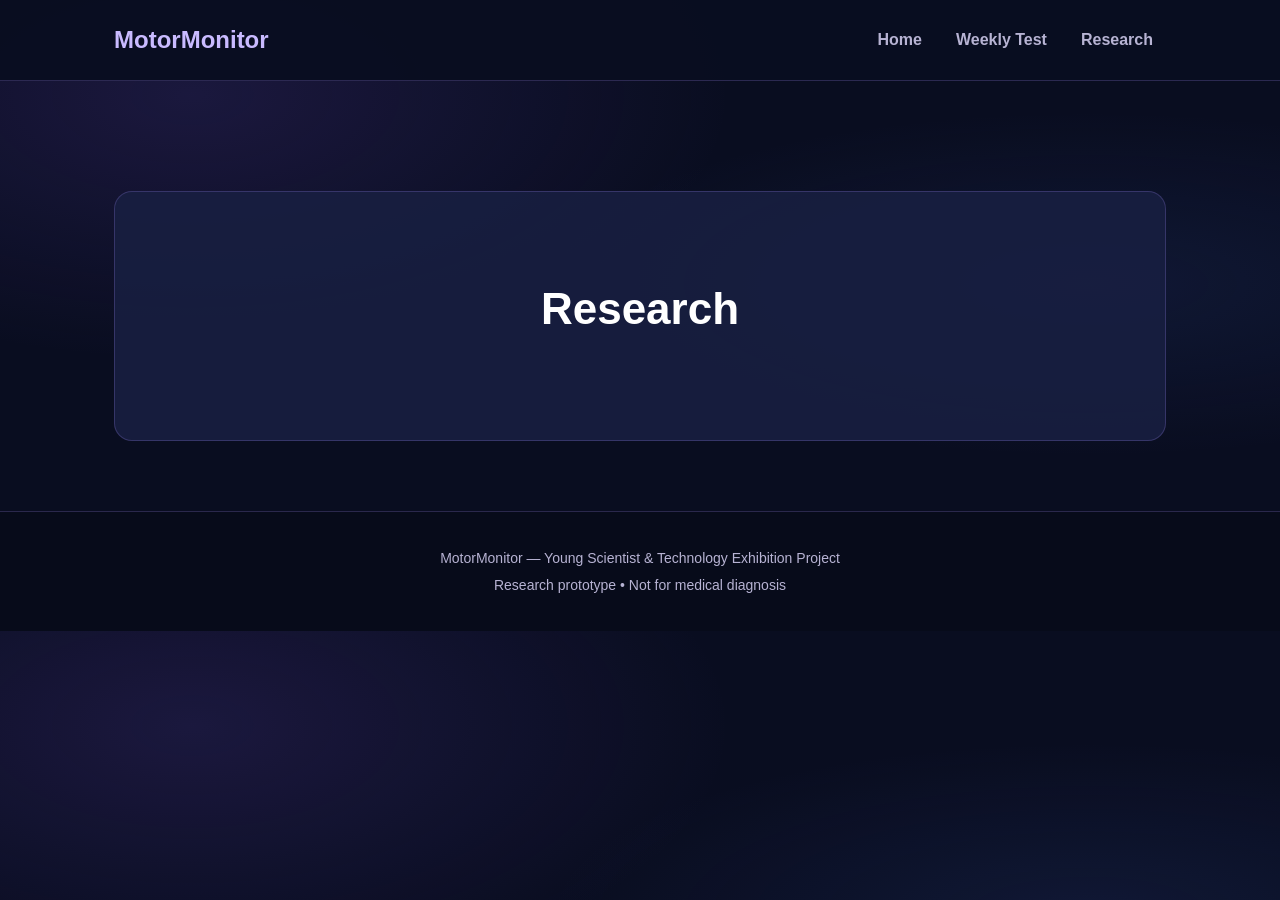
<file: research.html>
<!DOCTYPE html>
<html lang="en">
<head>
<meta charset="UTF-8">
<meta name="viewport" content="width=device-width, initial-scale=1.0">
<title>MotorMonitor | Research</title>
<link rel="stylesheet" href="style.css">

<style>
    :root {
        --mm-navy: #090d20;
        --mm-card: rgba(25, 31, 65, 0.88);
        --mm-purple: #9878ff;
        --mm-light-purple: #c9baff;
        --mm-text: #f0edff;
        --mm-muted: #b7b3d3;
        --mm-border: rgba(169, 143, 255, 0.22);
    }

    body {
        background:
            radial-gradient(ellipse at 15% 15%, rgba(103, 70, 190, 0.19), transparent 35%),
            radial-gradient(ellipse at 85% 45%, rgba(56, 85, 170, 0.15), transparent 35%),
            var(--mm-navy) !important;
        color: var(--mm-text) !important;
    }

    header {
        background: rgba(9, 13, 32, 0.95) !important;
        border-bottom: 1px solid var(--mm-border);
    }

    nav {
        background: transparent !important;
    }

    .logo {
        color: var(--mm-light-purple) !important;
    }

    .nav-links a {
        color: var(--mm-muted) !important;
    }

    .nav-links a:hover {
        color: var(--mm-light-purple) !important;
    }

    main {
        color: var(--mm-text);
    }

    main section {
        background: var(--mm-card) !important;
        border: 1px solid var(--mm-border);
        border-radius: 18px;
        color: var(--mm-text) !important;

        /* Centre Research inside the box */
        display: flex;
        justify-content: center;
        align-items: center;
        text-align: center;
        min-height: 250px;
    }

    h1, h2, h3 {
        color: white !important;
        margin: 0;
    }

    p {
        color: var(--mm-muted);
    }

    a {
        color: var(--mm-light-purple);
    }

    footer {
        background: rgba(7, 10, 25, 0.8) !important;
        border-top: 1px solid var(--mm-border);
        color: var(--mm-muted) !important;
    }

    @media (max-width: 600px) {
        main section {
            margin: 20px;
            padding: 25px;
        }
    }
</style>
</head>

<body>

<header>
    <nav>
        <div class="logo">MotorMonitor</div>
        <div class="nav-links">
            <a href="index.html">Home</a>
            <a href="test.html">Weekly Test</a>
            <a href="research.html">Research</a>
        </div>
    </nav>
</header>

<main>
    <section>
        <h1>Research</h1>
        <!-- Add your research here -->
    </section>
</main>

<footer>
    <p>MotorMonitor — Young Scientist & Technology Exhibition Project</p>
    <p>Research prototype • Not for medical diagnosis</p>
</footer>

</body>
</html>
</file>
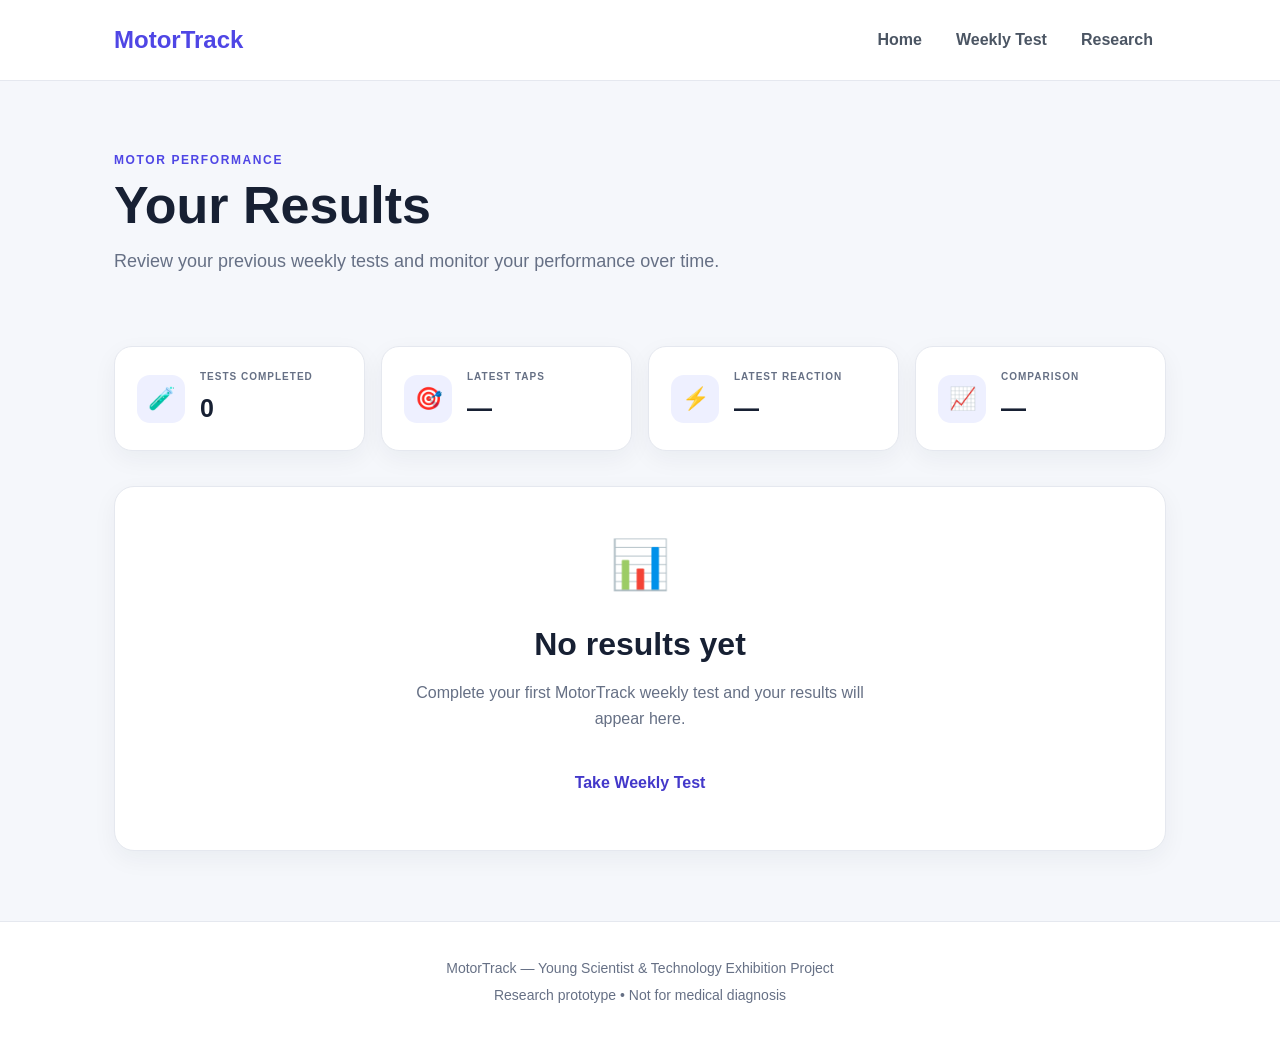
<file: results.html>
<!DOCTYPE html>
<html lang="en">

<head>
    <meta charset="UTF-8">
    <meta name="viewport" content="width=device-width, initial-scale=1.0">

    <title>MotorTrack | Results</title>

    <link rel="stylesheet" href="style.css">
</head>

<body>

<header>
    <nav>
        <div class="logo">MotorTrack</div>

        <div class="nav-links">
            <a href="index.html">Home</a>
            <a href="test.html">Weekly Test</a>
            <a href="research.html">Research</a>
        </div>
    </nav>
</header>


<main class="results-page">

    <section class="results-heading">

        <p class="results-label">MOTOR PERFORMANCE</p>

        <h1>Your Results</h1>

        <p>
            Review your previous weekly tests and monitor your performance
            over time.
        </p>

    </section>


    <!-- Summary cards -->

    <section class="stats-grid">

        <div class="stat-card">
            <div class="stat-icon">🧪</div>
            <div>
                <p class="stat-label">TESTS COMPLETED</p>
                <h2 id="tests-completed">0</h2>
            </div>
        </div>

        <div class="stat-card">
            <div class="stat-icon">🎯</div>
            <div>
                <p class="stat-label">LATEST TAPS</p>
                <h2 id="latest-taps">—</h2>
            </div>
        </div>

        <div class="stat-card">
            <div class="stat-icon">⚡</div>
            <div>
                <p class="stat-label">LATEST REACTION</p>
                <h2 id="latest-reaction">—</h2>
            </div>
        </div>

        <div class="stat-card">
            <div class="stat-icon">📈</div>
            <div>
                <p class="stat-label">COMPARISON</p>
                <h2 id="comparison">—</h2>
            </div>
        </div>

    </section>


    <!-- No results -->

    <section id="no-results" class="empty-results">

        <div class="empty-icon">📊</div>

        <h2>No results yet</h2>

        <p>
            Complete your first MotorTrack weekly test and your results
            will appear here.
        </p>

        <a href="test.html" class="start-button">
            Take Weekly Test
        </a>

    </section>


    <!-- All results -->

    <section id="results-container" style="display:none;">

        <div class="history-card">

            <div class="section-header">

                <div>
                    <p class="results-label">HISTORY</p>
                    <h2>All Test Results</h2>
                </div>

                <span class="history-count" id="history-count">
                    0 tests
                </span>

            </div>


            <!-- Every test will appear here -->

            <div class="result-list" id="result-list"></div>

        </div>


        <div class="research-note">

            <div class="research-note-icon">🔬</div>

            <div>

                <h3>Why track results over time?</h3>

                <p>
                    MotorTrack investigates whether repeated short digital
                    tests can identify changes in motor performance over
                    time. A single result should not be interpreted as a
                    diagnosis, however a persistent decline in motor control 
                    may be a cause for worry.
                </p>

            </div>

        </div>


        <button class="clear-button" onclick="clearResults()">
            Clear Saved Results
        </button>

    </section>

</main>


<footer>

    <p>
        MotorTrack — Young Scientist & Technology Exhibition Project
    </p>

    <p>
        Research prototype • Not for medical diagnosis
    </p>

</footer>


<script>

function loadResults() {

    const results =
        JSON.parse(localStorage.getItem("motorTrackResults")) || [];

    const noResults =
        document.getElementById("no-results");

    const container =
        document.getElementById("results-container");

    const list =
        document.getElementById("result-list");


    // Number of tests

    document.getElementById("tests-completed").textContent =
        results.length;


    // If there are no results

    if (results.length === 0) {

        noResults.style.display = "block";
        container.style.display = "none";

        return;
    }


    // Show results

    noResults.style.display = "none";
    container.style.display = "block";


    // Latest result

    const latest = results[results.length - 1];

    document.getElementById("latest-taps").textContent =
        latest.targetTapping;

    document.getElementById("latest-reaction").textContent =
        latest.reactionTime + " ms";


    // Compare latest test with previous test

    if (results.length >= 2) {

        const previous =
            results[results.length - 2];

        if (
            latest.targetTapping >
            previous.targetTapping
        ) {

            document.getElementById("comparison").textContent =
                "Improved";

        } else if (
            latest.targetTapping <
            previous.targetTapping
        ) {

            document.getElementById("comparison").textContent =
                "Changed";

        } else {

            document.getElementById("comparison").textContent =
                "Similar";
        }

    } else {

        document.getElementById("comparison").textContent =
            "First test";
    }


    // Number of tests

    document.getElementById("history-count").textContent =
        results.length +
        (results.length === 1 ? " test" : " tests");


    // Clear the old list

    list.innerHTML = "";


    // ADD EVERY TEST

    results.forEach(function(result, index) {

        const date =
            new Date(result.date);


        const card =
            document.createElement("div");

        card.className = "result-card";


        card.innerHTML = `

            <div class="result-date">

                <span class="result-number">
                    ${index + 1}
                </span>

                <div>

                    <strong>
                        Test ${index + 1}
                    </strong>

                    <small>
                        ${date.toLocaleDateString()}
                    </small>

                </div>

            </div>


            <div class="result-measure">

                <span>🎯</span>

                <div>

                    <small>
                        Target Tapping
                    </small>

                    <strong>
                        ${result.targetTapping}
                    </strong>

                    <em>
                        taps
                    </em>

                </div>

            </div>


            <div class="result-measure">

                <span>⚡</span>

                <div>

                    <small>
                        Reaction Time
                    </small>

                    <strong>
                        ${result.reactionTime}
                    </strong>

                    <em>
                        ms
                    </em>

                </div>

            </div>


            <div class="result-measure">

                <span>🔄</span>

                <div>

                    <small>
                        Alternating Taps
                    </small>

                    <strong>
                        ${result.alternatingTaps}
                    </strong>

                    <em>
                        taps
                    </em>

                </div>

            </div>


            <div class="result-measure">

                <span>🎯</span>

                <div>

                    <small>
                        Moving Target
                    </small>

                    <strong>
                        ${result.movingTarget}
                    </strong>

                    <em>
                        hits
                    </em>

                </div>

            </div>

        `;


        list.appendChild(card);

    });

}


// Clear all saved results

function clearResults() {

    const confirmed =
        confirm(
            "Are you sure you want to delete all saved results?"
        );


    if (confirmed) {

        localStorage.removeItem(
            "motorTrackResults"
        );

        loadResults();

    }

}


// Load results when page opens

loadResults();

</script>


</body>

</html>
</file>
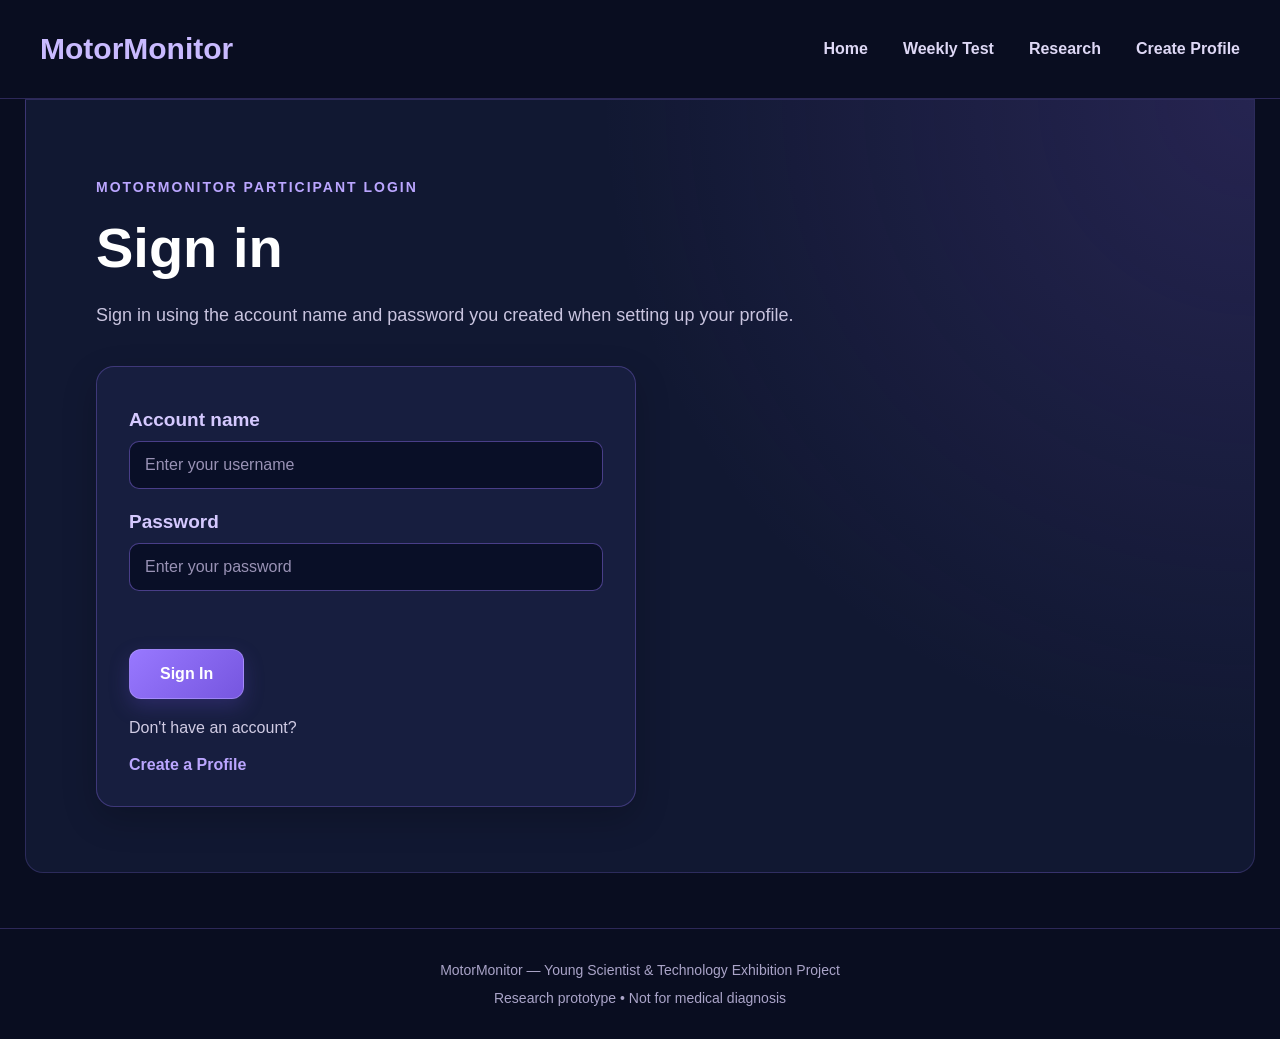
<file: signin.html>
<!DOCTYPE html>
<html lang="en">

<head>
    <meta charset="UTF-8">
    <meta name="viewport" content="width=device-width, initial-scale=1.0">

    <title>MotorMonitor | Sign In</title>

    <meta
        name="description"
        content="Sign in to your anonymous MotorMonitor research profile."
    >

    <style>
        /* MAIN PAGE */

        * {
            box-sizing: border-box;
        }

        body {
            margin: 0;
            min-height: 100vh;
            font-family: Arial, Helvetica, sans-serif;
            background: #090d20;
            color: #f4f1ff;
        }

        /* NAVIGATION */

        header {
            width: 100%;
            background: #090d20;
            border-bottom: 1px solid rgba(152, 120, 255, 0.25);
        }

        nav {
            max-width: 1260px;
            min-height: 98px;
            margin: auto;
            padding: 20px 30px;
            display: flex;
            justify-content: space-between;
            align-items: center;
            gap: 25px;
        }

        .logo {
            color: #c9baff;
            font-size: 30px;
            font-weight: 800;
            white-space: nowrap;
        }

        .nav-links {
            display: flex;
            align-items: center;
            gap: 35px;
            flex-wrap: wrap;
        }

        .nav-links a {
            color: #ded8f5;
            text-decoration: none;
            font-size: 16px;
            font-weight: 600;
            transition: color 0.2s ease;
        }

        .nav-links a:hover {
            color: #9878ff;
        }

        /* MAIN SECTION */

        main {
            width: 100%;
            padding: 0 25px 55px;
        }

        .hero {
            max-width: 1260px;
            margin: 0 auto;
            padding: 65px 70px;
            background:
                radial-gradient(
                    circle at top right,
                    rgba(111, 79, 190, 0.22),
                    transparent 45%
                ),
                #111832;
            border: 1px solid rgba(152, 120, 255, 0.2);
            border-radius: 0 0 18px 18px;
        }

        .hero-text {
            max-width: 800px;
        }

        .small-title {
            color: #bba6ff;
            font-size: 14px;
            font-weight: 800;
            letter-spacing: 2px;
            margin-bottom: 20px;
        }

        h1 {
            color: #ffffff;
            font-size: 56px;
            margin: 0 0 20px;
        }

        .description {
            color: #c9c4df;
            font-size: 18px;
            line-height: 1.7;
            max-width: 750px;
            margin-bottom: 35px;
        }

        /* LOGIN BOX */

        .profile-box {
            width: 100%;
            max-width: 540px;
            padding: 32px;
            margin-top: 25px;
            background: rgba(25, 31, 65, 0.95);
            border: 1px solid rgba(152, 120, 255, 0.3);
            border-radius: 18px;
            color: #f4f1ff;
            box-shadow: 0 12px 35px rgba(0, 0, 0, 0.2);
        }

        .profile-box h2 {
            color: #d5c9ff;
            font-size: 19px;
            margin: 10px 0;
        }

        .profile-box p {
            color: #d0cbe4;
            line-height: 1.6;
        }

        .profile-box a:not(.start-button) {
            color: #bba6ff;
            font-weight: 700;
            text-decoration: none;
        }

        .profile-box a:not(.start-button):hover {
            color: #ffffff;
        }

        /* INPUT FIELDS */

        .profile-box input {
            display: block;
            width: 100%;
            height: 48px;
            padding: 12px 15px;
            margin: 10px 0 22px;
            background: #090f27;
            color: #ffffff;
            border: 1px solid rgba(152, 120, 255, 0.45);
            border-radius: 10px;
            font-size: 16px;
            outline: none;
        }

        .profile-box input::placeholder {
            color: #9992b5;
        }

        .profile-box input:focus {
            border-color: #9878ff;
            box-shadow: 0 0 0 3px rgba(152, 120, 255, 0.15);
        }

        /* BUTTONS */

        .start-button {
            display: inline-block;
            padding: 15px 30px;
            background: linear-gradient(135deg, #9878ff, #7656df);
            color: #ffffff;
            border: 1px solid rgba(201, 186, 255, 0.35);
            border-radius: 12px;
            font-size: 16px;
            font-weight: 700;
            text-decoration: none;
            cursor: pointer;
            box-shadow: 0 8px 20px rgba(91, 70, 190, 0.3);
            transition: 0.2s ease;
        }

        .start-button:hover {
            background: linear-gradient(135deg, #aa91ff, #8569f0);
            transform: translateY(-2px);
        }

        .start-button:disabled {
            opacity: 0.6;
            cursor: not-allowed;
            transform: none;
        }

        /* ERROR MESSAGE */

        #error-message {
            color: #ffaaaa;
            background: rgba(180, 50, 70, 0.15);
            border: 1px solid rgba(255, 120, 140, 0.3);
            border-radius: 9px;
            padding: 12px;
            margin-top: 15px;
        }

        #participant-number {
            color: #c9baff;
            font-size: 24px;
            font-weight: bold;
        }

        /* FOOTER */

        footer {
            width: 100%;
            padding: 25px 20px;
            text-align: center;
            background: #090d20;
            border-top: 1px solid rgba(152, 120, 255, 0.25);
            color: #aaa4c8;
            font-size: 14px;
            line-height: 1.6;
        }

        footer p {
            margin: 5px;
        }

        /* MOBILE */

        @media (max-width: 700px) {

            nav {
                flex-direction: column;
                padding: 22px 15px;
                gap: 20px;
            }

            .nav-links {
                justify-content: center;
                gap: 16px;
            }

            .nav-links a {
                font-size: 14px;
            }

            main {
                padding: 0 12px 30px;
            }

            .hero {
                padding: 40px 22px;
            }

            h1 {
                font-size: 42px;
            }

            .description {
                font-size: 16px;
            }

            .profile-box {
                padding: 22px;
            }
        }
    </style>
</head>

<body>

<header>
    <nav>
        <div class="logo">MotorMonitor</div>

        <div class="nav-links">
            <a href="index.html">Home</a>
            <a href="test.html">Weekly Test</a>
            <a href="research.html">Research</a>
            <a href="profile.html">Create Profile</a>
        </div>
    </nav>
</header>

<main>
    <section class="hero">

        <div class="hero-text">

            <p class="small-title">
                MOTORMONITOR PARTICIPANT LOGIN
            </p>

            <h1>Sign in</h1>

            <p class="description">
                Sign in using the account name and password
                you created when setting up your profile.
            </p>

            <div class="profile-box" id="login-box">

                <h2>Account name</h2>

                <input
                    type="text"
                    id="account-name"
                    placeholder="Enter your username"
                    autocomplete="username"
                >

                <h2>Password</h2>

                <input
                    type="password"
                    id="password"
                    placeholder="Enter your password"
                    autocomplete="current-password"
                >

                <br><br>

                <button
                    id="sign-in"
                    class="start-button"
                    type="button"
                >
                    Sign In
                </button>

                <p id="error-message" style="display:none;"></p>

                <p>
                    Don't have an account?
                </p>

                <a href="profile.html">Create a Profile</a>

            </div>

            <div
                class="profile-box"
                id="signed-in"
                style="display:none;"
            >

                <h2>Sign in successful!</h2>

                <p>Welcome back to MotorMonitor.</p>

                <p>Your participant number is:</p>

                <p id="participant-number"></p>

                <a
                    href="test.html"
                    class="start-button"
                >
                    Continue to Weekly Test
                </a>

            </div>

        </div>

    </section>
</main>

<footer>

    <p>
        MotorMonitor — Young Scientist & Technology Exhibition Project
    </p>

    <p>
        Research prototype • Not for medical diagnosis
    </p>

</footer>


<script>

// SUPABASE SETTINGS

const SUPABASE_URL =
    "https://lihamiyfzlvfmmpcorlb.supabase.co";

const SUPABASE_PUBLISHABLE_KEY =
    "sb_publishable_6FLGvCfBrAmvQP9F6SbpFA_bzGdr8kd";


// PAGE ELEMENTS

const accountNameInput =
    document.getElementById("account-name");

const passwordInput =
    document.getElementById("password");

const signInButton =
    document.getElementById("sign-in");

const errorMessage =
    document.getElementById("error-message");

const signedIn =
    document.getElementById("signed-in");

const loginBox =
    document.getElementById("login-box");

const participantNumber =
    document.getElementById("participant-number");


// SHOW ERRORS

function showError(message) {

    errorMessage.textContent = message;
    errorMessage.style.display = "block";

}


// SIGN IN

signInButton.addEventListener("click", async function() {

    errorMessage.style.display = "none";

    const username =
        accountNameInput.value.trim();

    const password =
        passwordInput.value;

    if (!username || !password) {

        showError(
            "Please enter your account name and password."
        );

        return;

    }

    if (
        !SUPABASE_URL.startsWith("https://") ||
        !SUPABASE_PUBLISHABLE_KEY.startsWith("sb_publishable_")
    ) {

        showError("Please check your Supabase settings.");

        return;

    }

    signInButton.disabled = true;
    signInButton.textContent = "Signing In...";

    try {

        const response = await fetch(
            `${SUPABASE_URL}/functions/v1/sign-in-system`,
            {
                method: "POST",

                headers: {
                    "Content-Type": "application/json",
                    "apikey": SUPABASE_PUBLISHABLE_KEY,
                    "Authorization": `Bearer ${SUPABASE_PUBLISHABLE_KEY}`
                },

                body: JSON.stringify({
                    action: "login",
                    username: username,
                    password: password
                })
            }
        );

        const data = await response.json();

        if (!response.ok) {

            throw new Error(
                data.error || "The account name or password is incorrect."
            );

        }

        if (!data.access_token || !data.refresh_token) {

            throw new Error(
                "Login succeeded but the session could not be created. Please try again."
            );

        }

        if (!data.participant_number) {

            throw new Error(
                "Your participant number was not returned. Please contact the project administrator."
            );

        }

        // STORE THE AUTHENTICATION SESSION

        sessionStorage.setItem(
            "motorMonitorAccessToken",
            data.access_token
        );

        sessionStorage.setItem(
            "motorMonitorRefreshToken",
            data.refresh_token
        );

        sessionStorage.setItem(
            "motorMonitorUserId",
            data.user_id
        );

        sessionStorage.setItem(
            "motorMonitorParticipantNumber",
            data.participant_number
        );

        // DISPLAY SUCCESS

        participantNumber.textContent =
            data.participant_number;

        loginBox.style.display = "none";

        signedIn.style.display = "block";

    } catch (error) {

        showError(error.message);

    } finally {

        signInButton.disabled = false;
        signInButton.textContent = "Sign In";

    }

});


// ALLOW ENTER KEY TO SIGN IN

passwordInput.addEventListener("keydown", function(event) {

    if (event.key === "Enter") {
        signInButton.click();
    }

});

</script>

</body>
</html>
</file>
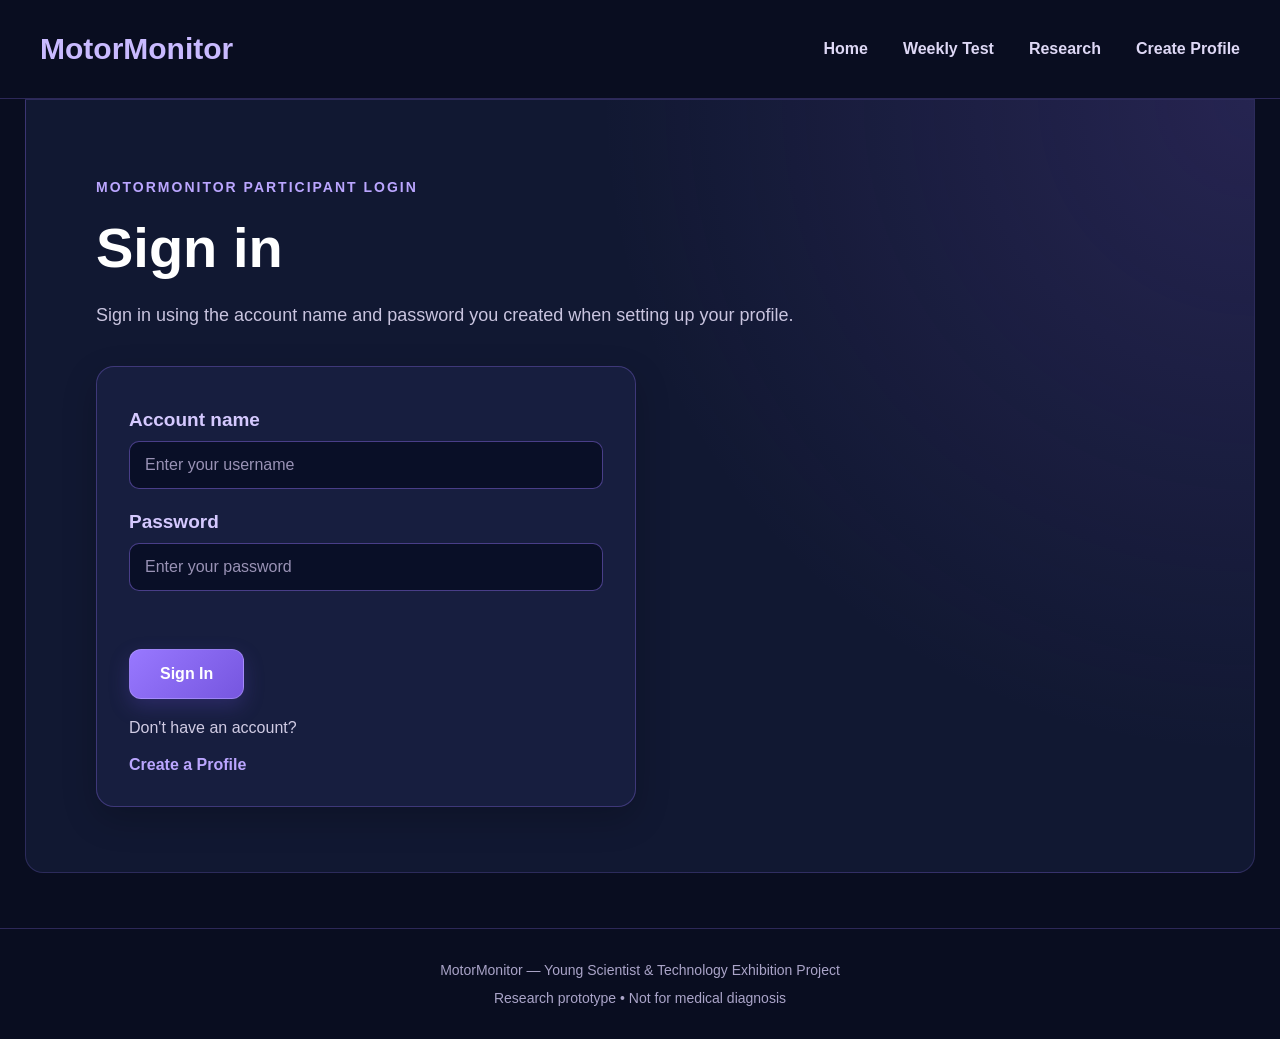
<file: test.html>
<!DOCTYPE html>
<html lang="en">

<head>
    <meta charset="UTF-8">
    <meta name="viewport" content="width=device-width, initial-scale=1.0">
    <title>MotorMonitor | Weekly Test</title>
    <link rel="stylesheet" href="style.css">

    <style>
        body {
            background:
                radial-gradient(ellipse at 15% 15%, rgba(103, 70, 190, 0.19), transparent 35%),
                radial-gradient(ellipse at 85% 45%, rgba(56, 85, 170, 0.15), transparent 35%),
                #090d20 !important;
            color: #f0edff;
            margin: 0;
        }

        /* HEADER */

        header {
            background: #090d20 !important;
            border: none !important;
            border-bottom: 1px solid rgba(169, 143, 255, 0.22) !important;
            box-shadow: none !important;
        }

        header nav {
            background: transparent !important;
            border: none !important;
            box-shadow: none !important;
        }

        header .logo {
            color: #c9baff !important;
        }

        header .nav-links a {
            color: #b7b3d3 !important;
        }

        header .nav-links a:hover {
            color: #c9baff !important;
        }

        /* MAIN PAGE */

        .test-page {
            max-width: 1000px;
            margin: 0 auto;
            padding: 65px 20px 90px;
        }

        .test-header {
            text-align: center;
            margin-bottom: 35px;
        }

        .test-label {
            display: inline-block;
            color: #c9baff;
            font-size: 12px;
            font-weight: 800;
            letter-spacing: 2px;
            text-transform: uppercase;
            margin-bottom: 14px;
        }

        .test-header h1 {
            font-size: 52px;
            line-height: 1.1;
            color: #ffffff !important;
            margin: 0 0 18px;
        }

        .test-header p {
            max-width: 650px;
            margin: 0 auto;
            color: #b7b3d3 !important;
            font-size: 17px;
            line-height: 1.7;
        }

        /* PROGRESS */

        .test-progress {
            display: flex;
            justify-content: center;
            align-items: center;
            gap: 10px;
            margin-bottom: 25px;
        }

        .progress-dot {
            width: 55px;
            height: 6px;
            border-radius: 20px;
            background: rgba(169, 143, 255, 0.2);
            transition: 0.3s;
        }

        .progress-dot.active {
            background: #9878ff;
            box-shadow: 0 0 12px rgba(152, 120, 255, 0.5);
        }

        /* TEST CARD */

        .test-card {
            background: rgba(25, 31, 65, 0.88) !important;
            border-radius: 28px;
            padding: 50px;
            border: 1px solid rgba(169, 143, 255, 0.22) !important;
            box-shadow: 0 20px 60px rgba(0, 0, 0, 0.25);
            text-align: center;
        }

        .test-icon {
            width: 78px;
            height: 78px;
            margin: 0 auto 24px;
            display: flex;
            align-items: center;
            justify-content: center;
            background: rgba(152, 120, 255, 0.16);
            border: 1px solid rgba(169, 143, 255, 0.2);
            border-radius: 22px;
            font-size: 36px;
        }

        .test-card h2 {
            color: #ffffff !important;
            font-size: 30px;
            margin: 0 0 12px;
        }

        .test-card p {
            color: #b7b3d3 !important;
            line-height: 1.7;
            font-size: 16px;
        }

        /* INSTRUCTIONS */

        .instructions-box {
            max-width: 650px;
            margin: 30px auto;
            padding: 25px 30px;
            background: rgba(9, 13, 32, 0.65) !important;
            border: 1px solid rgba(169, 143, 255, 0.2) !important;
            border-radius: 18px;
            text-align: left;
        }

        .instructions-box h3 {
            color: #c9baff !important;
            margin: 0 0 15px;
            font-size: 17px;
        }

        .instructions-box ul {
            margin: 0;
            padding-left: 22px;
            color: #b7b3d3 !important;
            line-height: 1.9;
        }

        .instructions-box li {
            padding-left: 4px;
        }

        /* ALL TEST BUTTONS */

        .test-button,
        #game-area button,
        #game-area input[type="button"],
        #game-area input[type="submit"],
        #game-area [role="button"] {
            background: linear-gradient(135deg, #9878ff, #7656df) !important;
            color: #ffffff !important;
            border: 1px solid rgba(201, 186, 255, 0.3) !important;
            border-radius: 13px;
            font-weight: 700;
            cursor: pointer;
            box-shadow: 0 8px 20px rgba(91, 70, 190, 0.3);
            transition: all 0.2s ease;
        }

        .test-button {
            padding: 16px 32px;
            font-size: 16px;
        }

        #game-area button,
        #game-area input[type="button"],
        #game-area input[type="submit"],
        #game-area [role="button"] {
            padding: 12px 20px;
            font-size: 15px;
        }

        .test-button:hover,
        #game-area button:hover,
        #game-area input[type="button"]:hover,
        #game-area input[type="submit"]:hover,
        #game-area [role="button"]:hover {
            background: linear-gradient(135deg, #aa91ff, #8568ee) !important;
            color: #ffffff !important;
            transform: translateY(-2px);
        }

        .test-button:active,
        #game-area button:active {
            transform: translateY(0);
        }

        /* GAME AREA */

        #game-area {
            position: relative;
            margin-top: 30px;
            min-height: 300px;
            border-radius: 20px;
            background: rgba(9, 13, 32, 0.75);
            border: 2px dashed rgba(169, 143, 255, 0.3);
            overflow: hidden;
            color: #f0edff !important;
        }

        /* COMPLETION MESSAGE */

        .complete-message {
            margin: 30px auto;
            padding: 25px;
            max-width: 700px;
            background: rgba(9, 13, 32, 0.65) !important;
            border: 1px solid rgba(169, 143, 255, 0.2) !important;
            border-radius: 18px;
        }

        .complete-message h3 {
            color: #c9baff !important;
            font-size: 20px;
            margin-bottom: 15px;
        }

        /* FOOTER */

        footer {
            background: #090d20 !important;
            border: none !important;
            border-top: 1px solid rgba(169, 143, 255, 0.22) !important;
            box-shadow: none !important;
            color: #b7b3d3 !important;
        }

        footer p {
            color: #b7b3d3 !important;
        }

        /* MOBILE */

        @media (max-width: 750px) {
            .test-page {
                padding: 45px 15px 70px;
            }

            .test-header h1 {
                font-size: 40px;
            }

            .test-card {
                padding: 30px 20px;
            }
        }

        @media (max-width: 500px) {
            .test-header h1 {
                font-size: 34px;
            }

            .test-header p {
                font-size: 15px;
            }

            .test-card {
                padding: 25px 15px;
            }

            .test-card h2 {
                font-size: 25px;
            }

            .instructions-box {
                padding: 20px;
            }

            .progress-dot {
                width: 35px;
            }
        }
    </style>
</head>

<body>

<script>
    const savedProfile =
        localStorage.getItem("motorMonitorProfile");

    const signedIn =
        localStorage.getItem("motorMonitorSignedIn");

    if (!savedProfile || signedIn !== "true") {
        localStorage.removeItem("motorMonitorSignedIn");
        window.location.href = "signin.html";
    }
</script>

<!-- NAVIGATION -->

<header>
    <nav>
        <div class="logo">
            MotorTrack
        </div>

        <div class="nav-links">
            <a href="index.html">Home</a>
            <a href="test.html">Weekly Test</a>
            <a href="research.html">Research</a>
        </div>
    </nav>
</header>

<!-- MAIN -->

<main>
    <section class="test-page">

        <div class="test-header">
            <div class="test-label">
                Friedreich's Ataxia Research Project
            </div>

            <h1>Your Weekly Test</h1>

            <p>
                A short series of digital motor tasks designed
                to measure changes in coordination, reaction time
                and motor control over time.
            </p>
        </div>

        <!-- PROGRESS -->

        <div class="test-progress">
            <div class="progress-dot active" id="progress-1"></div>
            <div class="progress-dot" id="progress-2"></div>
            <div class="progress-dot" id="progress-3"></div>
            <div class="progress-dot" id="progress-4"></div>
        </div>

        <!-- TEST CARD -->

        <div class="test-card">

            <!-- START SCREEN -->

            <div id="instructions">

                <div class="test-icon">
                    🧠
                </div>

                <h2>Ready to begin?</h2>

                <p>
                    The complete test takes approximately
                    one minute.
                </p>

                <div class="instructions-box">

                    <h3>Weekly Testing Guidelines</h3>

                    <p>
                        Please follow these guidelines every week
                        to help keep the research results consistent.
                    </p>

                    <ul>
                        <li>Use the same device for every weekly test.</li>
                        <li>Keep your screen orientation the same.</li>
                        <li>Complete the tests in a quiet environment.</li>
                        <li>Follow the same testing instructions each week.</li>
                        <li>Try to complete your test at approximately
                            the same time each week.</li>
                        <li>Avoid switching devices during the study.
                            If you need to change devices, let the researcher know.</li>
                    </ul>

                    <p>
                        Your results will be securely recorded for
                        research purposes. You will not be shown
                        previous scores or asked to beat them.
                    </p>

                </div>

                <button
                    class="test-button"
                    onclick="startTest()">
                    Start Weekly Test →
                </button>

            </div>

            <!-- TEST AREA -->

            <div id="test-area" style="display:none;">

                <div class="test-icon">
                    🎯
                </div>

                <h2 id="test-title">Test</h2>

                <p id="test-instruction">
                    Follow the instructions below.
                </p>

                <div id="game-area"></div>

                <br>

                <button
                    id="next-button"
                    class="test-button"
                    onclick="nextTest()"
                    style="display:none;">
                    Next Test →
                </button>

            </div>

            <!-- FINAL CONFIRMATION -->

            <div id="final-results" style="display:none;">

                <div class="test-icon">
                    ✅
                </div>

                <h2>Test Complete!</h2>

                <p>
                    Your weekly test has been completed successfully.
                </p>

                <div class="complete-message">

                    <h3>Thank you for participating.</h3>

                    <p>
                        Your results have been securely recorded
                        for research purposes. Your previous scores
                        will not be displayed.
                    </p>

                    <p>
                        We look forward to your next weekly test.
                    </p>

                </div>

                <button
                    class="test-button"
                    onclick="location.href='index.html'">
                    Return Home →
                </button>

            </div>

        </div>

    </section>
</main>

<!-- FOOTER -->

<footer>

    <p>
        MotorTrack — Young Scientist & Technology Exhibition Project
    </p>

    <p>
        Research prototype • Not for medical diagnosis
    </p>

</footer>

<script src="script.js"></script>

</body>
</html>
</file>
<file: style.css>
/* =========================
   MotorMonitor - Main Styles
   ========================= */

* {
    box-sizing: border-box;
}

html {
    scroll-behavior: smooth;
}

body {
    margin: 0;
    font-family: Arial, Helvetica, sans-serif;
    background: #f5f7fb;
    color: #172033;
    line-height: 1.6;
}


/* =========================
   Navigation
   ========================= */

header {
    background: white;
    border-bottom: 1px solid #e5e8ef;
    position: sticky;
    top: 0;
    z-index: 100;
}

nav {
    max-width: 1100px;
    margin: auto;
    padding: 18px 24px;
    display: flex;
    align-items: center;
    justify-content: space-between;
}

.logo {
    font-size: 24px;
    font-weight: 800;
    color: #4f46e5;
}

.nav-links {
    display: flex;
    gap: 8px;
}

.nav-links a {
    text-decoration: none;
    color: #4b5563;
    font-weight: 600;
    padding: 9px 13px;
    border-radius: 8px;
    transition: 0.2s;
}

.nav-links a:hover {
    background: #eef0ff;
    color: #4338ca;
}


/* =========================
   Main
   ========================= */

main {
    max-width: 1100px;
    margin: auto;
    padding: 40px 24px 70px;
}


/* =========================
   Homepage full-width fix
   ========================= */

body:has(.mm-hero) main {
    max-width: none;
    width: 100%;
    margin: 0;
    padding: 0;
}


/* =========================
   Original Hero
   ========================= */

.hero {
    min-height: 480px;
    display: flex;
    align-items: center;
    padding: 60px;
    border-radius: 28px;
    background: linear-gradient(135deg, #4f46e5, #7c3aed);
    color: white;
    box-shadow: 0 20px 50px rgba(79, 70, 229, 0.2);
}

.hero-text {
    max-width: 700px;
}

.small-title {
    font-size: 13px;
    font-weight: 800;
    letter-spacing: 1.5px;
    opacity: 0.85;
    margin-bottom: 18px;
}

.hero h1 {
    font-size: 58px;
    line-height: 1.05;
    margin: 0 0 25px;
}

.description {
    font-size: 18px;
    max-width: 650px;
    opacity: 0.95;
    margin-bottom: 32px;
}

.start-button {
    display: inline-block;
    background: white;
    color: #4338ca;
    padding: 14px 22px;
    border-radius: 12px;
    text-decoration: none;
    font-weight: 800;
    transition: 0.2s;
}

.start-button:hover {
    transform: translateY(-2px);
    box-shadow: 0 8px 20px rgba(0, 0, 0, 0.15);
}


/* =========================
   Section headings
   ========================= */

section {
    margin-top: 70px;
}

section h2 {
    font-size: 32px;
    margin-bottom: 25px;
}


/* =========================
   How it works cards
   ========================= */

.cards {
    display: grid;
    grid-template-columns: repeat(3, 1fr);
    gap: 20px;
}

.card {
    background: white;
    border: 1px solid #e5e8ef;
    border-radius: 18px;
    padding: 26px;
    box-shadow: 0 6px 20px rgba(20, 30, 50, 0.04);
    transition: 0.2s;
}

.card:hover {
    transform: translateY(-4px);
    box-shadow: 0 12px 28px rgba(20, 30, 50, 0.08);
}

.number {
    color: #4f46e5;
    font-size: 14px;
    font-weight: 800;
    margin-bottom: 12px;
}

.card h3 {
    margin: 0 0 10px;
    font-size: 20px;
}

.card p {
    margin: 0;
    color: #667085;
}


/* =========================
   Tests section
   ========================= */

.test-list {
    display: grid;
    grid-template-columns: repeat(2, 1fr);
    gap: 16px;
}

.test-item {
    background: white;
    border: 1px solid #e5e8ef;
    border-radius: 16px;
    padding: 20px;
    display: flex;
    align-items: center;
    gap: 18px;
    box-shadow: 0 5px 16px rgba(20, 30, 50, 0.03);
}

.test-item span {
    font-size: 30px;
}

.test-item h3 {
    margin: 0;
    font-size: 18px;
}

.test-item p {
    margin: 3px 0 0;
    color: #667085;
}


/* =========================
   Important notice
   ========================= */

.notice {
    background: #fff8e6;
    border: 1px solid #f0dca3;
    border-radius: 16px;
    padding: 24px;
    color: #604d18;
}

.notice h2 {
    font-size: 22px;
    margin-bottom: 8px;
}

.notice p {
    margin: 0;
}


/* =========================
   Footer
   ========================= */

footer {
    background: white;
    border-top: 1px solid #e5e8ef;
    text-align: center;
    padding: 30px 20px;
    color: #667085;
    font-size: 14px;
}

footer p {
    margin: 5px;
}


/* =========================
   Results Page
   ========================= */

.results-summary {
    background: white;
    border: 1px solid #e5e8ef;
    border-radius: 20px;
    padding: 28px;
    margin-top: 30px;
    box-shadow: 0 8px 25px rgba(20, 30, 50, 0.06);
}

.results-summary h2 {
    margin-top: 0;
    margin-bottom: 20px;
}

.table-container {
    width: 100%;
    overflow-x: auto;
}

table {
    width: 100%;
    border-collapse: collapse;
    min-width: 650px;
}

thead {
    background: #f5f7fb;
}

th {
    text-align: left;
    padding: 15px;
    font-size: 14px;
    color: #4b5563;
    border-bottom: 1px solid #e5e8ef;
}

td {
    padding: 16px 15px;
    border-bottom: 1px solid #eef0f4;
    color: #172033;
}

tbody tr:hover {
    background: #fafbff;
}

.results-summary::before {
    content: "WEEKLY PERFORMANCE";
    display: block;
    color: #4f46e5;
    font-size: 12px;
    font-weight: 800;
    letter-spacing: 1.5px;
    margin-bottom: 8px;
}

#no-results {
    background: white;
    border: 1px solid #e5e8ef;
    border-radius: 20px;
    padding: 40px;
    text-align: center;
    margin-top: 30px;
    box-shadow: 0 8px 25px rgba(20, 30, 50, 0.05);
}

#no-results h2 {
    margin-bottom: 10px;
}

#results-container > .start-button {
    margin-top: 20px;
    background: #f1f3f7;
    color: #4b5563;
    border: 1px solid #e0e4eb;
}

#results-container > .start-button:hover {
    background: #e7eaf0;
    box-shadow: none;
}

main section > h1 {
    font-size: 44px;
    line-height: 1.1;
    margin-bottom: 12px;
}

main section > h1 + p {
    color: #667085;
    font-size: 17px;
    max-width: 650px;
}


/* ========================================
   MOTORTRACK RESULTS DASHBOARD
   ======================================== */

.results-page {
    max-width: 1100px;
}

.results-heading {
    margin-top: 30px;
    margin-bottom: 35px;
}

.results-label {
    color: #4f46e5;
    font-size: 12px;
    font-weight: 800;
    letter-spacing: 1.6px;
    margin: 0 0 8px;
}

.results-heading h1 {
    font-size: 52px;
    line-height: 1.05;
    margin: 0 0 15px;
}

.results-heading > p:last-child {
    color: #667085;
    font-size: 18px;
    max-width: 650px;
    margin: 0;
}

.stats-grid {
    display: grid;
    grid-template-columns: repeat(4, 1fr);
    gap: 16px;
    margin-bottom: 35px;
}

.stat-card {
    background: white;
    border: 1px solid #e5e8ef;
    border-radius: 18px;
    padding: 22px;
    display: flex;
    align-items: center;
    gap: 15px;
    box-shadow: 0 8px 25px rgba(20, 30, 50, 0.05);
    transition: 0.2s;
}

.stat-card:hover {
    transform: translateY(-3px);
    box-shadow: 0 12px 30px rgba(20, 30, 50, 0.08);
}

.stat-icon {
    width: 48px;
    height: 48px;
    display: flex;
    align-items: center;
    justify-content: center;
    background: #eef0ff;
    border-radius: 13px;
    font-size: 22px;
}

.stat-label {
    font-size: 10px;
    font-weight: 800;
    letter-spacing: 1px;
    color: #667085;
    margin: 0 0 3px;
}

.stat-card h2 {
    font-size: 25px;
    margin: 0;
    color: #172033;
}

.empty-results {
    background: white;
    border: 1px solid #e5e8ef;
    border-radius: 22px;
    padding: 65px 30px;
    text-align: center;
    box-shadow: 0 8px 25px rgba(20, 30, 50, 0.05);
}

.empty-icon {
    font-size: 48px;
    margin-bottom: 15px;
}

.empty-results h2 {
    margin: 0 0 10px;
}

.empty-results p {
    color: #667085;
    max-width: 500px;
    margin: 0 auto 25px;
}

.history-card {
    background: white;
    border: 1px solid #e5e8ef;
    border-radius: 22px;
    padding: 30px;
    box-shadow: 0 8px 25px rgba(20, 30, 50, 0.05);
}

.section-header {
    display: flex;
    justify-content: space-between;
    align-items: center;
    margin-bottom: 25px;
}

.section-header h2 {
    margin: 0;
    font-size: 28px;
}

.section-header .results-label {
    margin-bottom: 3px;
}

.history-count {
    background: #f1f3ff;
    color: #4f46e5;
    padding: 8px 13px;
    border-radius: 20px;
    font-size: 13px;
    font-weight: 700;
}

.result-list {
    display: flex;
    flex-direction: column;
    gap: 12px;
}

.result-card {
    display: grid;
    grid-template-columns: 1.2fr repeat(4, 1fr);
    align-items: center;
    gap: 20px;
    padding: 20px;
    border: 1px solid #edf0f5;
    border-radius: 16px;
    transition: 0.2s;
}

.result-card:hover {
    background: #fafbff;
    border-color: #dfe3f0;
    transform: translateY(-2px);
}

.result-date {
    display: flex;
    align-items: center;
    gap: 12px;
}

.result-number {
    width: 35px;
    height: 35px;
    display: flex;
    align-items: center;
    justify-content: center;
    border-radius: 10px;
    background: #eef0ff;
    color: #4f46e5;
    font-weight: 800;
    font-size: 13px;
}

.result-date strong {
    display: block;
    font-size: 15px;
}

.result-date small {
    display: block;
    color: #98a2b3;
    margin-top: 2px;
}

.result-measure {
    display: flex;
    align-items: center;
    gap: 9px;
}

.result-measure > span {
    font-size: 18px;
}

.result-measure small {
    display: block;
    color: #667085;
    font-size: 11px;
}

.result-measure strong {
    font-size: 18px;
    margin-right: 3px;
}

.result-measure em {
    font-size: 11px;
    color: #98a2b3;
    font-style: normal;
}

.research-note {
    display: flex;
    gap: 18px;
    margin-top: 25px;
    padding: 24px;
    background: #f1f3ff;
    border: 1px solid #dfe2ff;
    border-radius: 18px;
}

.research-note-icon {
    font-size: 27px;
}

.research-note h3 {
    margin: 0 0 5px;
    font-size: 17px;
}

.research-note p {
    margin: 0;
    color: #596275;
    font-size: 14px;
    line-height: 1.6;
}

.clear-button {
    margin-top: 20px;
    background: transparent;
    border: 1px solid #d7dbe4;
    color: #667085;
    padding: 11px 17px;
    border-radius: 10px;
    cursor: pointer;
    font-weight: 600;
}

.clear-button:hover {
    background: #f5f6f8;
}


/* =========================
   Reaction time button
   ========================= */

.reaction-button {
    width: 90%;
    max-width: 700px;
    height: 300px;
    font-size: 60px;
    font-weight: 800;
    border-radius: 25px;
    border: none;
    cursor: pointer;
    margin: 30px auto;
    display: block;
}


/* =========================
   Mobile / Phone
   ========================= */

@media (max-width: 750px) {

    nav {
        flex-direction: column;
        gap: 15px;
        padding: 15px;
    }

    .nav-links {
        width: 100%;
        justify-content: center;
        flex-wrap: wrap;
    }

    .nav-links a {
        font-size: 14px;
    }

    main {
        padding: 25px 15px 50px;
    }

    body:has(.mm-hero) main {
        padding: 0;
    }

    .hero {
        min-height: auto;
        padding: 40px 25px;
        border-radius: 22px;
    }

    .hero h1 {
        font-size: 42px;
    }

    .description {
        font-size: 16px;
    }

    .cards {
        grid-template-columns: 1fr;
    }

    .test-list {
        grid-template-columns: 1fr;
    }

    section {
        margin-top: 50px;
    }

    section h2 {
        font-size: 27px;
    }

    main section > h1 {
        font-size: 36px;
    }

    .results-summary {
        padding: 20px;
    }

    #no-results {
        padding: 30px 20px;
    }

    .stats-grid {
        grid-template-columns: repeat(2, 1fr);
    }

    .result-card {
        grid-template-columns: 1fr 1fr;
    }

    .results-heading h1 {
        font-size: 38px;
    }

    .history-card {
        padding: 20px;
    }

    .section-header {
        align-items: flex-start;
        gap: 15px;
    }

    .research-note {
        padding: 20px;
    }
}


/* =========================
   Small phones
   ========================= */

@media (max-width: 450px) {

    .hero h1 {
        font-size: 36px;
    }

    .start-button {
        width: 100%;
        text-align: center;
    }

    .test-item {
        padding: 16px;
    }

    .stats-grid {
        grid-template-columns: 1fr;
    }

    .result-card {
        grid-template-columns: 1fr;
        gap: 15px;
    }

    .reaction-button {
        width: 95%;
        height: 220px;
        font-size: 42px;
    }
}


/* ========================================
   MOTORMONITOR ANIMATIONS
   ======================================== */

@keyframes mmFadeIn {
    from {
        opacity: 0;
        transform: translateY(25px);
    }

    to {
        opacity: 1;
        transform: translateY(0);
    }
}

@keyframes mmFloat {
    0%, 100% {
        transform: translateY(0);
    }

    50% {
        transform: translateY(-9px);
    }
}


/* Hero animations */

.mm-hero-inner {
    animation: mmFadeIn 0.9s ease-out both;
}

.mm-hero-panel {
    animation:
        mmFadeIn 1s ease-out 0.2s both,
        mmFloat 5s ease-in-out 1.2s infinite;
}


/* Scroll-triggered cards */

/* Cards stay visible by default */

.mm-process-card,
.mm-test-card {
    opacity: 1;
    transform: translateY(0);
    transition:
        opacity 0.7s ease,
        transform 0.7s ease,
        box-shadow 0.25s ease,
        border-color 0.25s ease;
}

/* Hide cards only after JavaScript activates the animation system */

html.mm-scroll-animations
.mm-process-card:not(.mm-visible),

html.mm-scroll-animations
.mm-test-card:not(.mm-visible) {
    opacity: 0;
    transform: translateY(25px);
}

/* Reveal cards */

.mm-process-card.mm-visible,
.mm-test-card.mm-visible {
    opacity: 1;
    transform: translateY(0);
}


/* Test card hover */

.mm-test-card:hover {
    transform: translateY(-5px);
    box-shadow: 0 12px 25px rgba(40, 35, 90, 0.09);
    border-color: #c9bfff;
}


/* Buttons */

.mm-primary-button,
.mm-secondary-button {
    transition:
        transform 0.2s ease,
        box-shadow 0.2s ease,
        background 0.2s ease;
}

.mm-primary-button:hover,
.mm-secondary-button:hover {
    transform: translateY(-3px);
    box-shadow: 0 8px 20px rgba(40, 35, 90, 0.18);
}


/* =========================
   Reduced motion
   ========================= */

@media (prefers-reduced-motion: reduce) {

    html {
        scroll-behavior: auto;
    }

    *,
    *::before,
    *::after {
        transition-duration: 0.01ms !important;
    }

    .mm-hero-inner,
    .mm-hero-panel {
        animation: none !important;
    }

    .mm-process-card,
    .mm-test-card {
        opacity: 1;
        transform: none;
        transition: none !important;
    }
}
</file>
